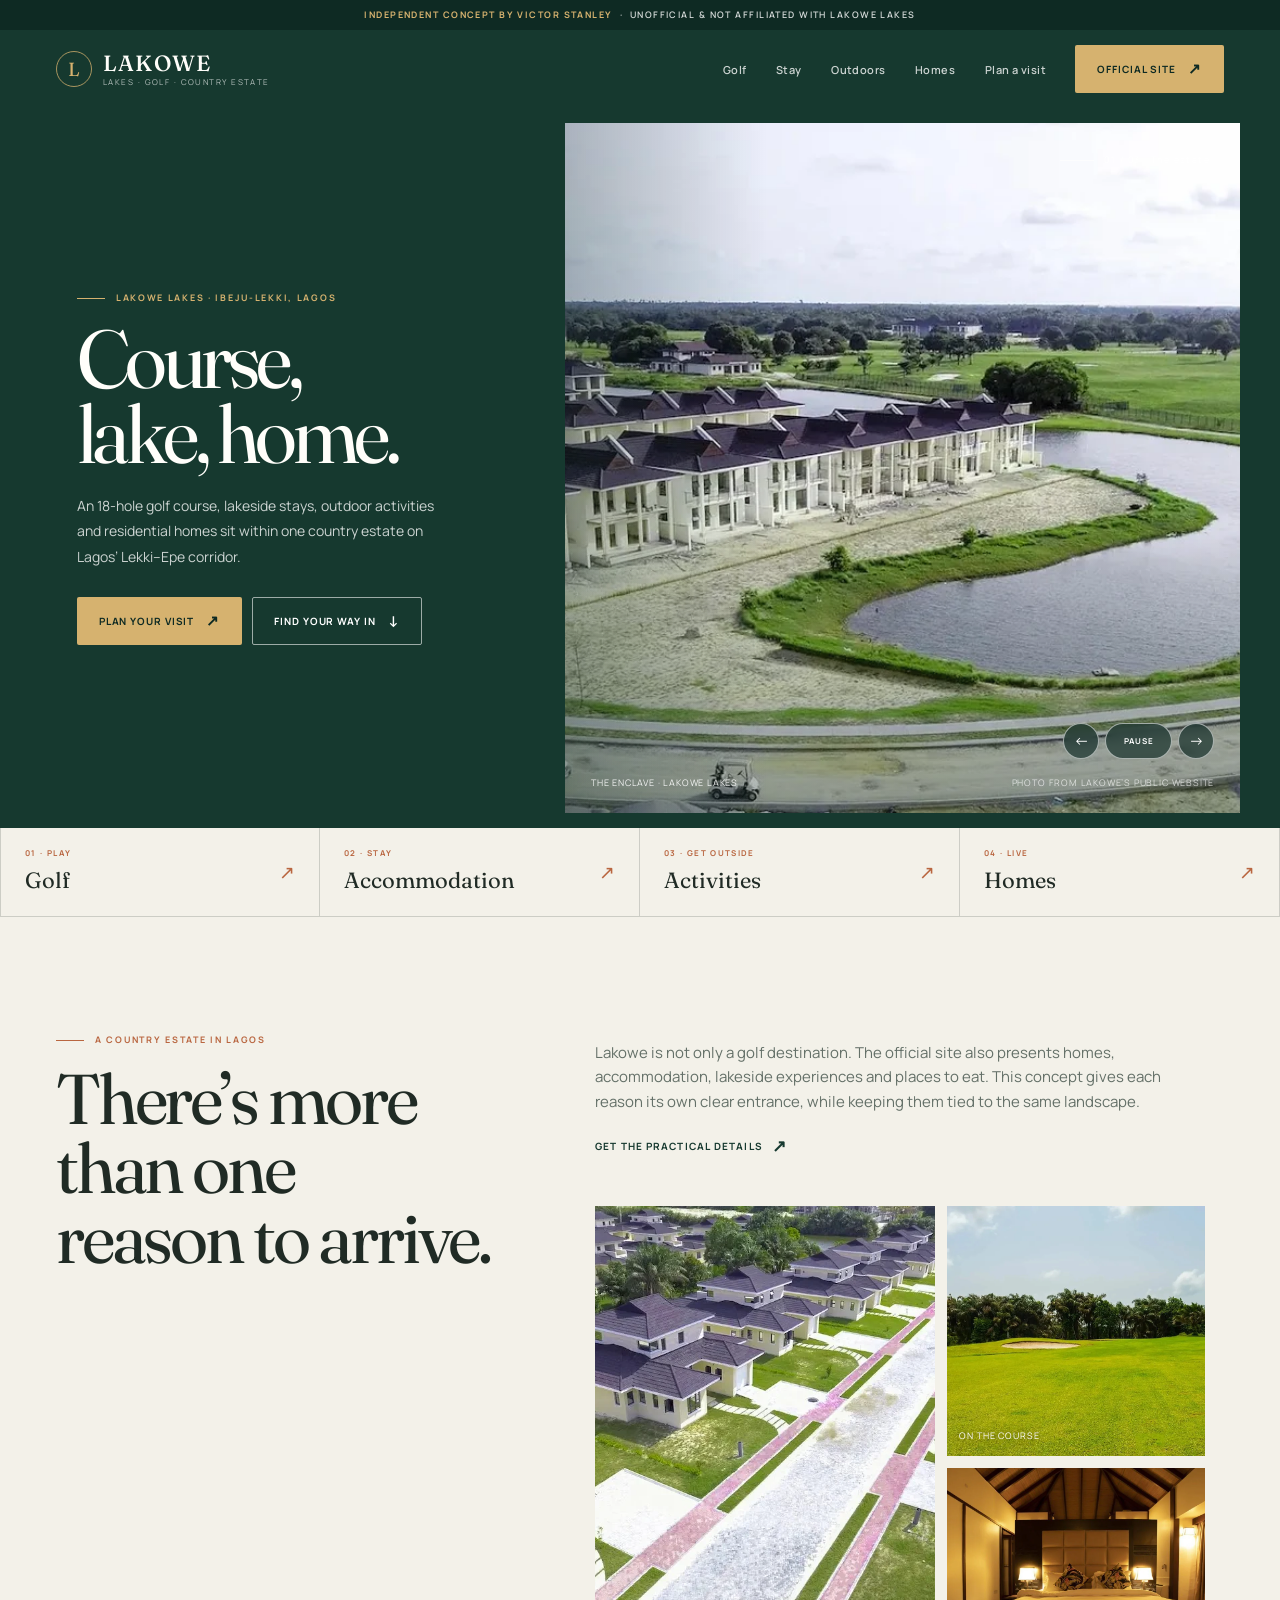
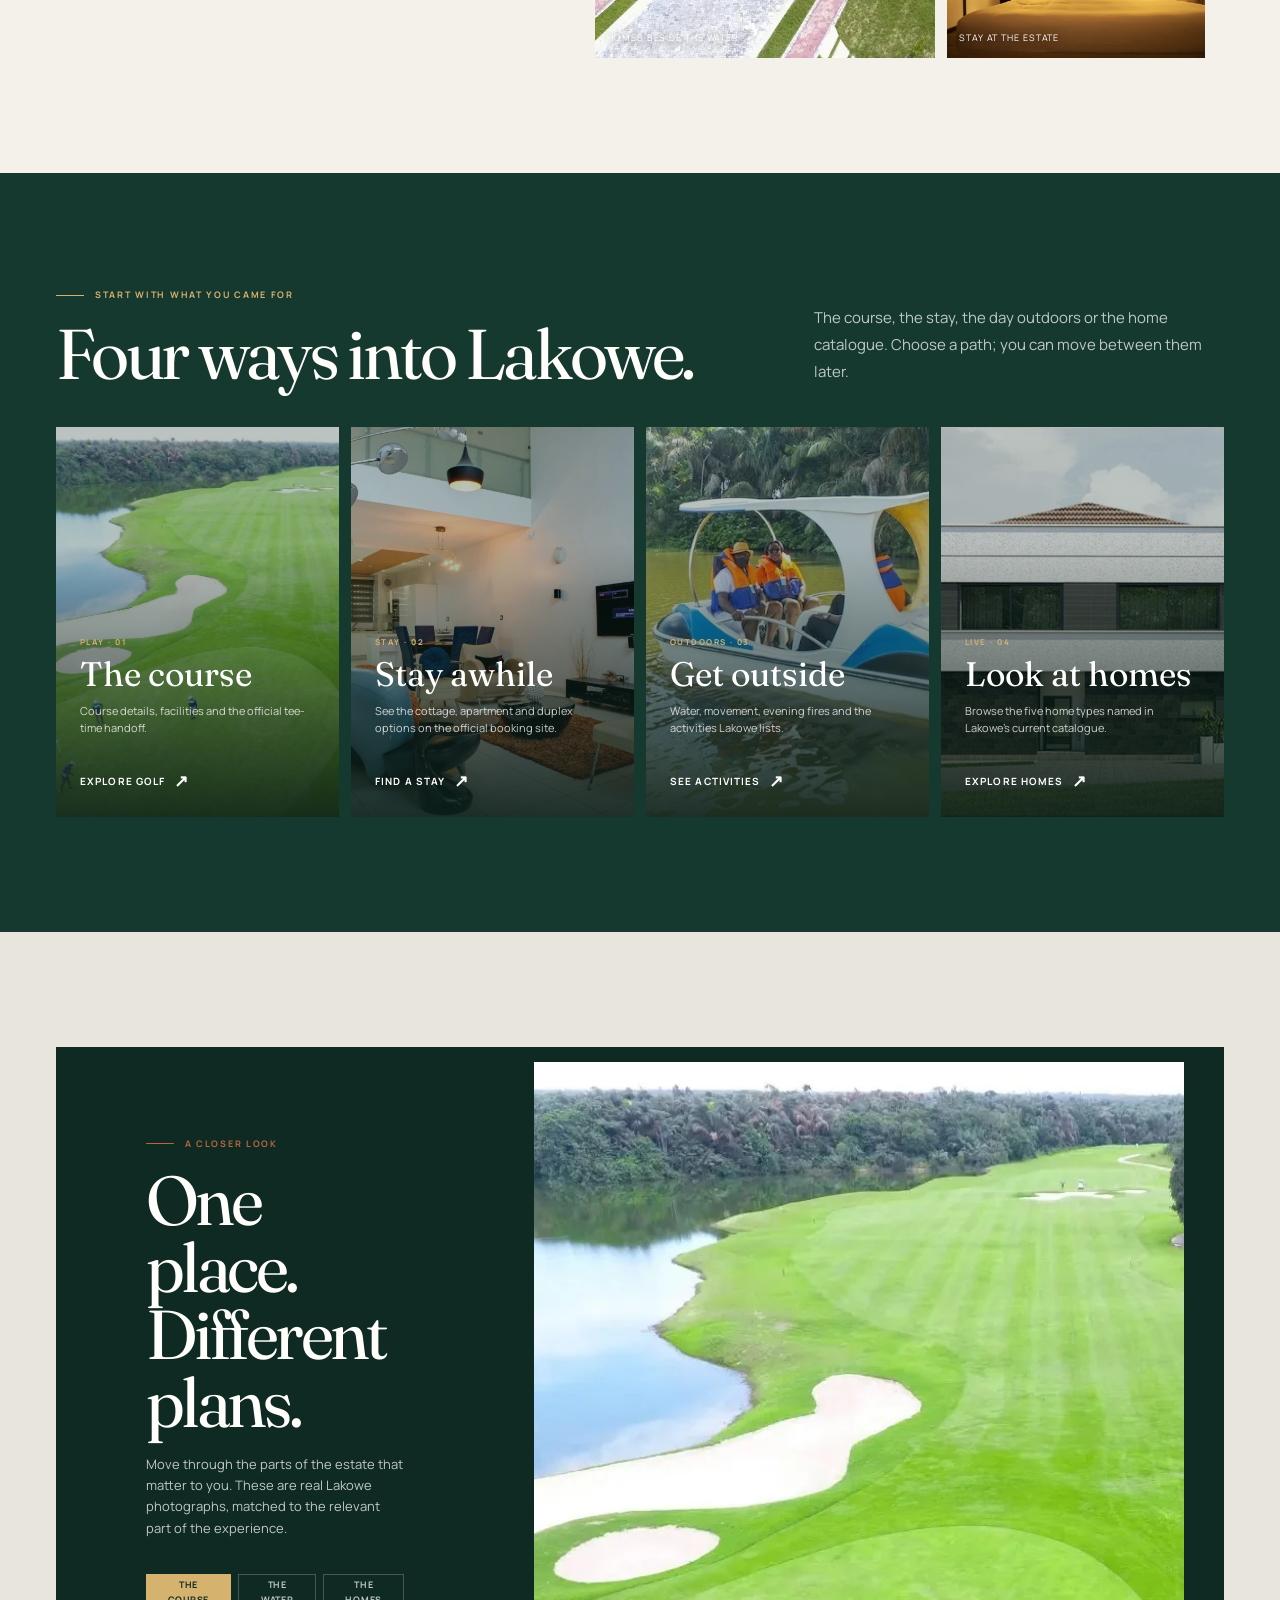
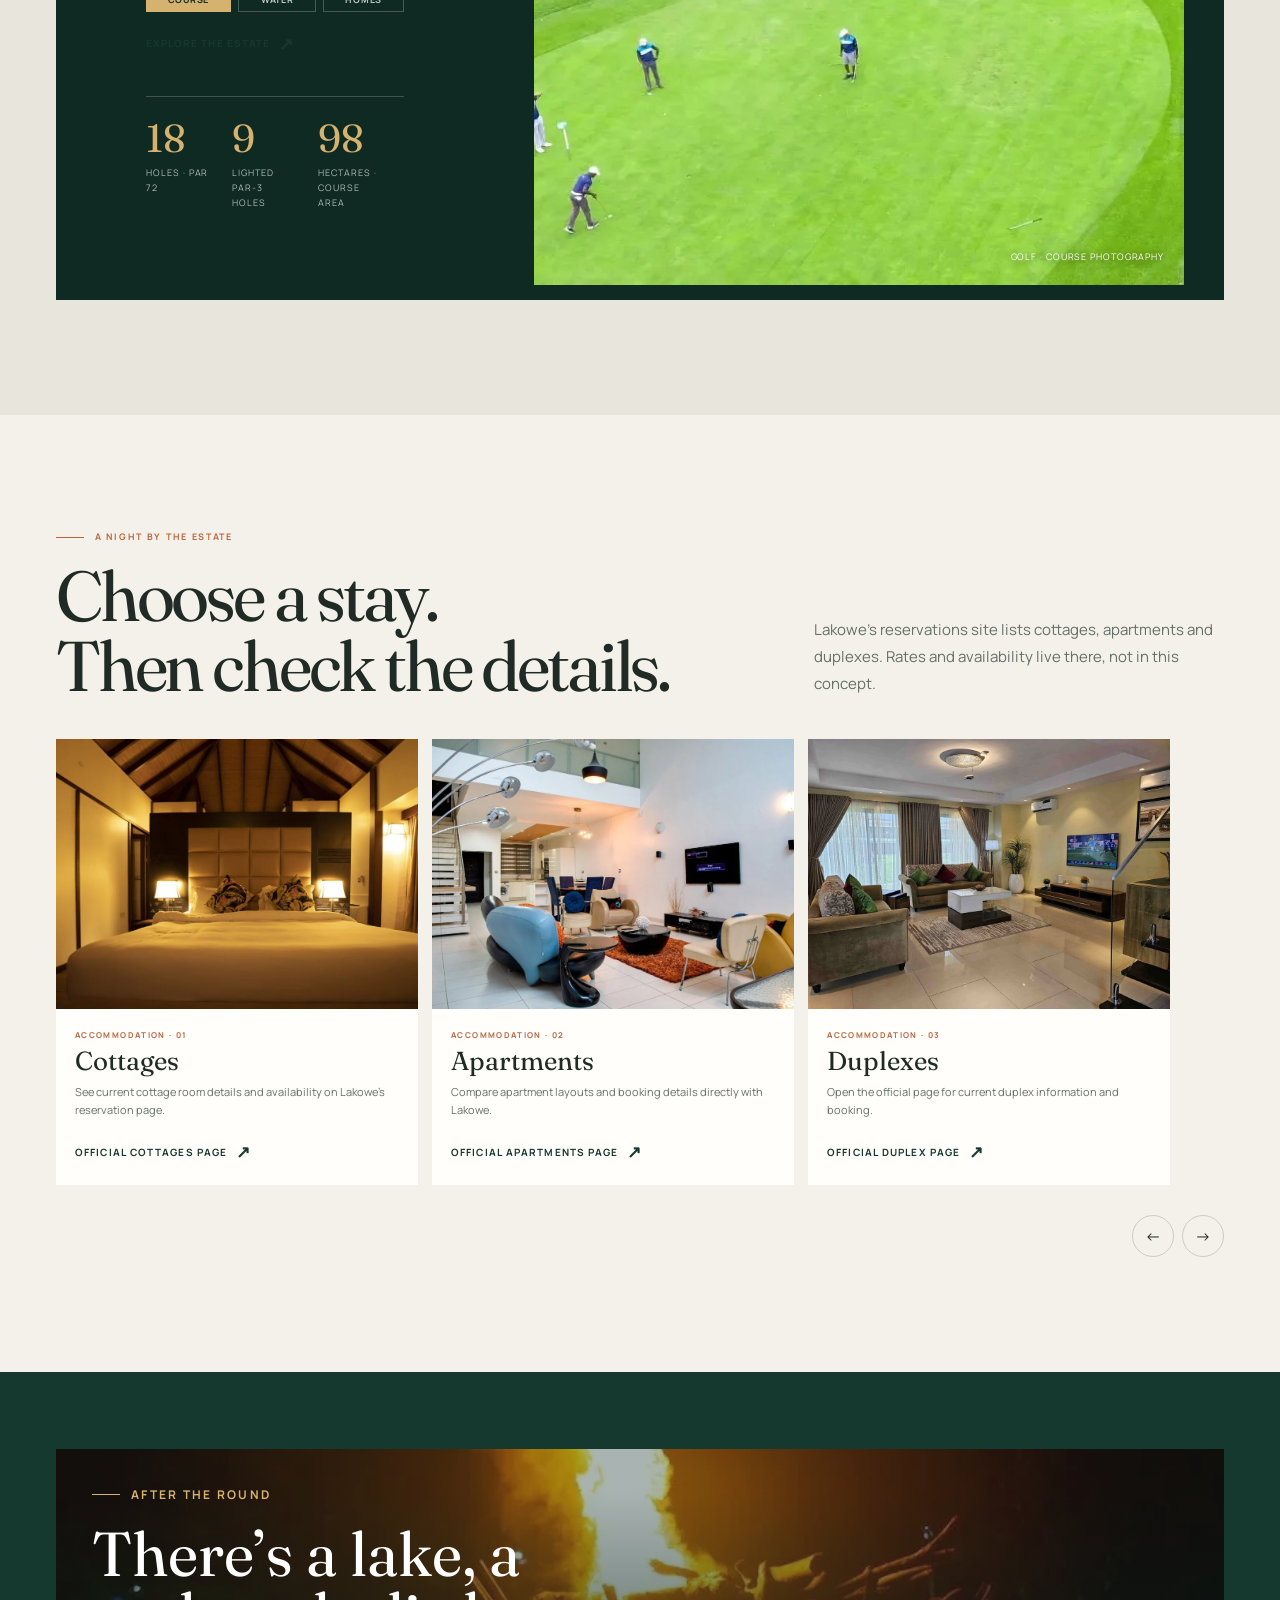
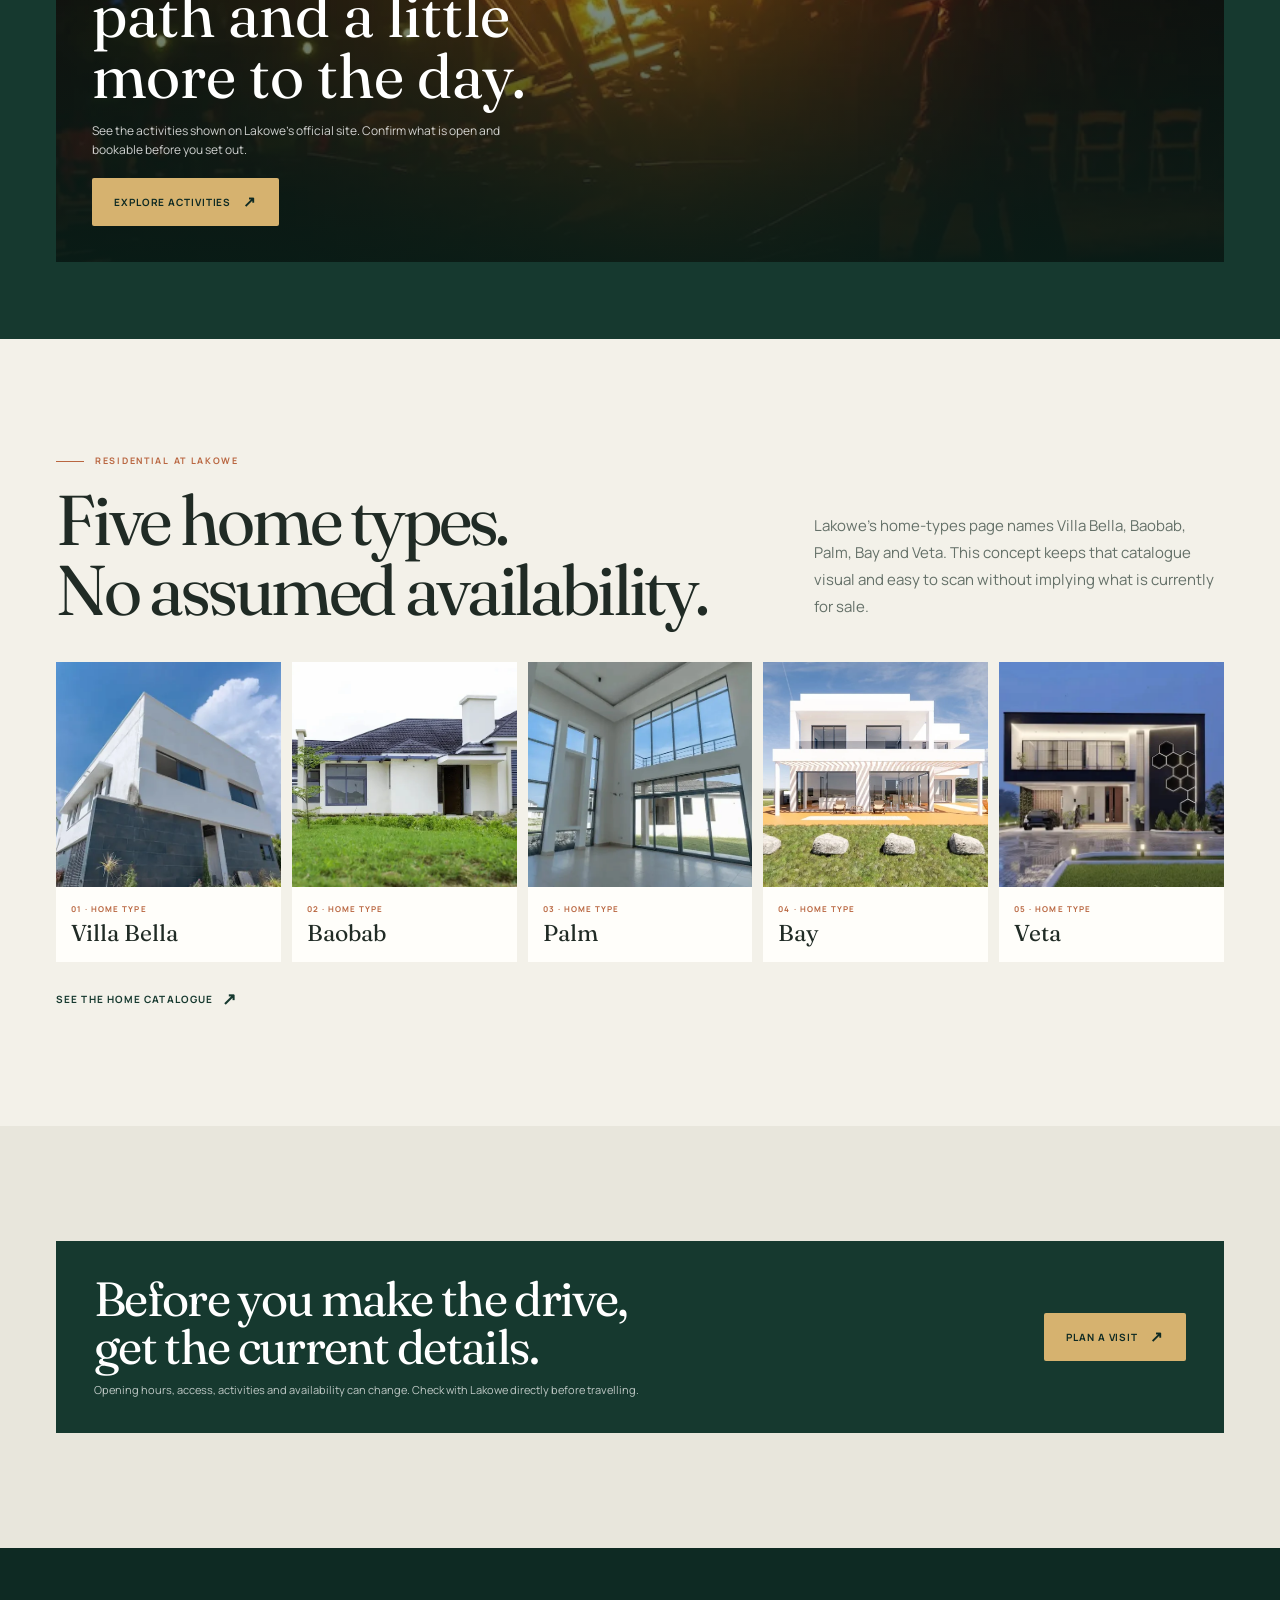
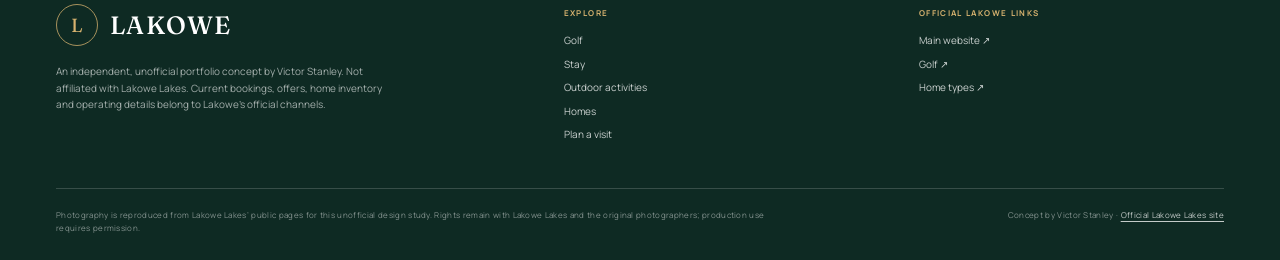
<file: site/index.html>
<!doctype html>
<html lang="en">
<head>
  <meta charset="utf-8">
  <meta name="viewport" content="width=device-width, initial-scale=1">
  <meta name="theme-color" content="#16392f">
  <meta name="robots" content="noindex,nofollow">
  <meta name="description" content="An independent, unofficial Lakowe Lakes concept showing the estate through golf, stays, outdoor activities and homes.">
  <title>Lakowe Lakes — Course, lake, home</title>
  <link rel="icon" type="image/svg+xml" href="/favicon.svg">
  <link rel="preconnect" href="https://fonts.googleapis.com">
  <link rel="preconnect" href="https://fonts.gstatic.com" crossorigin>
  <link rel="stylesheet" href="assets/site.css">
  <script src="assets/site.js" defer></script>
</head>
<body>
  <a class="skip-link" href="#main">Skip to content</a>
  <div class="concept-strip"><strong>Independent concept by Victor Stanley</strong>&nbsp; · &nbsp;Unofficial &amp; not affiliated with Lakowe Lakes</div>
  <header class="site-header" data-site-header>
    <div class="nav-shell">
      <a class="brand" href="./" aria-label="Lakowe Lakes concept homepage">
        <span class="brand-mark" aria-hidden="true">L</span>
        <span class="brand-type"><strong>LAKOWE</strong><small>Lakes · Golf · Country Estate</small></span>
      </a>
      <button class="nav-toggle" type="button" data-menu-toggle aria-controls="primary-navigation" aria-expanded="false" aria-label="Open navigation"><span></span><span></span></button>
      <nav class="primary-nav" id="primary-navigation" data-primary-nav aria-label="Main navigation">
        <a href="golf/">Golf</a>
        <a href="stays/">Stay</a>
        <a href="activities/">Outdoors</a>
        <a href="homes/">Homes</a>
        <a href="visit/">Plan a visit</a>
        <a class="button" href="https://lakowelakes.com/" target="_blank" rel="noopener noreferrer" aria-label="Open the official Lakowe Lakes website in a new tab">Official site <span class="arrow" aria-hidden="true">↗</span></a>
      </nav>
    </div>
  </header>

  <main id="main">
    <section class="home-hero" aria-labelledby="home-title">
      <div class="home-hero__copy">
        <p class="kicker">Lakowe Lakes · Ibeju-Lekki, Lagos</p>
        <h1 id="home-title">Course,<br>lake, home.</h1>
        <p>An 18-hole golf course, lakeside stays, outdoor activities and residential homes sit within one country estate on Lagos’ Lekki–Epe corridor.</p>
        <div class="hero-actions">
          <a class="button" href="visit/">Plan your visit <span class="arrow" aria-hidden="true">↗</span></a>
          <a class="button button--outline" href="#ways-in">Find your way in <span class="arrow" aria-hidden="true">↓</span></a>
        </div>
      </div>
      <figure class="home-hero__media" data-hero-gallery aria-roledescription="carousel" aria-label="Scenes from Lakowe Lakes">
        <div class="hero-slides">
          <div class="hero-slide is-active" data-hero-slide data-hero-name="The estate" data-hero-caption="The Enclave · Lakowe Lakes" role="group" aria-roledescription="slide" aria-label="1 of 3: The estate">
            <img src="assets/hero-estate.webp" alt="Aerial view of The Enclave and a section of the golf course at Lakowe Lakes" fetchpriority="high" decoding="async">
          </div>
          <div class="hero-slide" data-hero-slide data-hero-name="The course" data-hero-caption="Golf course · Lakowe Lakes" role="group" aria-roledescription="slide" aria-label="2 of 3: The course" aria-hidden="true">
            <img src="assets/golf-course.webp" alt="Aerial view of Lakowe Lakes’ golf course beside the lake" loading="lazy" decoding="async">
          </div>
          <div class="hero-slide" data-hero-slide data-hero-name="The homes" data-hero-caption="Residential · Lakowe Lakes" role="group" aria-roledescription="slide" aria-label="3 of 3: The homes" aria-hidden="true">
            <img src="assets/homes-water.webp" alt="Aerial view of homes and a water feature in Lakowe Lakes’ residential estate" loading="lazy" decoding="async">
          </div>
        </div>
        <span class="hero-index" data-hero-current aria-hidden="true">01 / 03 · The estate</span>
        <div class="hero-controls" aria-label="Hero image controls">
          <button type="button" data-hero-prev aria-label="Show previous Lakowe scene">←</button>
          <button class="hero-toggle" type="button" data-hero-toggle aria-label="Pause image rotation">Pause</button>
          <button type="button" data-hero-next aria-label="Show next Lakowe scene">→</button>
        </div>
        <figcaption class="image-caption" data-hero-caption-text><span>The Enclave · Lakowe Lakes</span><span>Photo from Lakowe’s public website</span></figcaption>
      </figure>
    </section>

    <nav class="intent-band" id="ways-in" aria-label="Explore Lakowe by interest">
      <a href="golf/"><span><small>01 · Play</small><strong>Golf</strong></span><span class="arrow" aria-hidden="true">↗</span></a>
      <a href="stays/"><span><small>02 · Stay</small><strong>Accommodation</strong></span><span class="arrow" aria-hidden="true">↗</span></a>
      <a href="activities/"><span><small>03 · Get outside</small><strong>Activities</strong></span><span class="arrow" aria-hidden="true">↗</span></a>
      <a href="homes/"><span><small>04 · Live</small><strong>Homes</strong></span><span class="arrow" aria-hidden="true">↗</span></a>
    </nav>

    <section class="section" aria-labelledby="place-title">
      <div class="page-width intro-grid">
        <div data-reveal>
          <p class="kicker">A country estate in Lagos</p>
          <h2 class="section-title" id="place-title">There’s more than one reason to arrive.</h2>
        </div>
        <div class="intro-grid__copy" data-reveal>
          <p>Lakowe is not only a golf destination. The official site also presents homes, accommodation, lakeside experiences and places to eat. This concept gives each reason its own clear entrance, while keeping them tied to the same landscape.</p>
          <a class="text-link" href="visit/">Get the practical details <span class="arrow" aria-hidden="true">↗</span></a>
          <div class="place-mosaic" aria-label="Scenes from Lakowe Lakes">
            <figure><img src="assets/homes-water.webp" alt="Aerial view of residential homes beside a water feature at Lakowe Lakes" loading="lazy" decoding="async"><figcaption>Homes beside the water</figcaption></figure>
            <figure><img src="assets/golf-green.webp" alt="A landscaped golf green framed by trees at Lakowe Lakes" loading="lazy" decoding="async"><figcaption>On the course</figcaption></figure>
            <figure><img src="assets/cottage.webp" alt="Bedroom inside a Lakowe Lakes cottage with a timber ceiling" loading="lazy" decoding="async"><figcaption>Stay at the estate</figcaption></figure>
          </div>
        </div>
      </div>
    </section>

    <section class="section section--dark" aria-labelledby="routes-title">
      <div class="page-width">
        <div class="section-head" data-reveal>
          <div><p class="kicker">Start with what you came for</p><h2 class="section-title" id="routes-title">Four ways into Lakowe.</h2></div>
          <p class="lede">The course, the stay, the day outdoors or the home catalogue. Choose a path; you can move between them later.</p>
        </div>
        <div class="route-grid" data-reveal>
          <a class="route-card" href="golf/"><img src="assets/golf-course.webp" alt="Aerial view of Lakowe Lakes’ golf course and water" loading="lazy" decoding="async"><div class="route-card__body"><small>Play · 01</small><h3>The course</h3><p>Course details, facilities and the official tee-time handoff.</p><span class="text-link">Explore golf <span class="arrow" aria-hidden="true">↗</span></span></div></a>
          <a class="route-card" href="stays/"><img src="assets/apartment.webp" alt="Living area inside an apartment at Lakowe Lakes" loading="lazy" decoding="async"><div class="route-card__body"><small>Stay · 02</small><h3>Stay awhile</h3><p>See the cottage, apartment and duplex options on the official booking site.</p><span class="text-link">Find a stay <span class="arrow" aria-hidden="true">↗</span></span></div></a>
          <a class="route-card" href="activities/"><img src="assets/kayaking.webp" alt="Visitors on a covered pedal boat on the lake at Lakowe Lakes" loading="lazy" decoding="async"><div class="route-card__body"><small>Outdoors · 03</small><h3>Get outside</h3><p>Water, movement, evening fires and the activities Lakowe lists.</p><span class="text-link">See activities <span class="arrow" aria-hidden="true">↗</span></span></div></a>
          <a class="route-card" href="homes/"><img src="assets/villa-bella-front.webp" alt="A modern two-storey home from Lakowe Lakes’ Villa Bella catalogue" loading="lazy" decoding="async"><div class="route-card__body"><small>Live · 04</small><h3>Look at homes</h3><p>Browse the five home types named in Lakowe’s current catalogue.</p><span class="text-link">Explore homes <span class="arrow" aria-hidden="true">↗</span></span></div></a>
        </div>
      </div>
    </section>

    <section class="section section--soft" aria-labelledby="chapters-title">
      <div class="page-width story-stage" data-reveal>
        <div class="story-stage__copy">
          <p class="kicker">A closer look</p>
          <h2 id="chapters-title">One place.<br>Different plans.</h2>
          <p>Move through the parts of the estate that matter to you. These are real Lakowe photographs, matched to the relevant part of the experience.</p>
          <div class="story-tabs" role="tablist" aria-label="Explore scenes at Lakowe" data-story-tabs>
            <button type="button" role="tab" id="tab-course" aria-controls="panel-course" aria-selected="true" data-story-tab="course">The course</button>
            <button type="button" role="tab" id="tab-water" aria-controls="panel-water" aria-selected="false" tabindex="-1" data-story-tab="water">The water</button>
            <button type="button" role="tab" id="tab-homes" aria-controls="panel-homes" aria-selected="false" tabindex="-1" data-story-tab="homes">The homes</button>
          </div>
          <a class="text-link" href="golf/">Explore the estate <span class="arrow" aria-hidden="true">↗</span></a>
          <div class="fact-row" aria-label="Course details listed by Lakowe Lakes">
            <div class="fact"><strong>18</strong><span>holes · par 72</span></div>
            <div class="fact"><strong>9</strong><span>lighted par-3 holes</span></div>
            <div class="fact"><strong>98</strong><span>hectares · course area</span></div>
          </div>
        </div>
        <div class="story-stage__media">
          <figure class="story-panel is-active" id="panel-course" role="tabpanel" aria-labelledby="tab-course" data-story-panel="course"><img src="assets/golf-course.webp" alt="Aerial view of Lakowe Lakes’ golf course beside the lake" loading="lazy" decoding="async"><figcaption>Golf · course photography</figcaption></figure>
          <figure class="story-panel" id="panel-water" role="tabpanel" aria-labelledby="tab-water" data-story-panel="water" hidden><img src="assets/fishing.webp" alt="Visitors fishing from a wooded lakeside deck at Lakowe Lakes" loading="lazy" decoding="async"><figcaption>Water · activity photography</figcaption></figure>
          <figure class="story-panel" id="panel-homes" role="tabpanel" aria-labelledby="tab-homes" data-story-panel="homes" hidden><img src="assets/baobab.webp" alt="Exterior of the Baobab home type shown in Lakowe Lakes’ catalogue" loading="lazy" decoding="async"><figcaption>Homes · property photography</figcaption></figure>
        </div>
      </div>
    </section>

    <section class="section" aria-labelledby="stay-title">
      <div class="page-width">
        <div class="section-head" data-reveal>
          <div><p class="kicker">A night by the estate</p><h2 class="section-title" id="stay-title">Choose a stay.<br>Then check the details.</h2></div>
          <p class="lede">Lakowe’s reservations site lists cottages, apartments and duplexes. Rates and availability live there, not in this concept.</p>
        </div>
        <div class="photo-rail-wrap" data-reveal>
          <div class="photo-rail" id="stay-rail" aria-label="Lakowe Lakes accommodation options">
            <article class="rail-card"><div class="rail-card__image"><img src="assets/cottage.webp" alt="Bedroom in a Lakowe Lakes cottage" loading="lazy" decoding="async"></div><div class="rail-card__copy"><small>Accommodation · 01</small><h3>Cottages</h3><p>See current cottage room details and availability on Lakowe’s reservation page.</p><a class="text-link" href="https://reservations.lakowelakes.com/cottages/" target="_blank" rel="noopener noreferrer">Official cottages page <span class="arrow" aria-hidden="true">↗</span></a></div></article>
            <article class="rail-card"><div class="rail-card__image"><img src="assets/apartment.webp" alt="Living room inside an apartment at Lakowe Lakes" loading="lazy" decoding="async"></div><div class="rail-card__copy"><small>Accommodation · 02</small><h3>Apartments</h3><p>Compare apartment layouts and booking details directly with Lakowe.</p><a class="text-link" href="https://reservations.lakowelakes.com/apartments/" target="_blank" rel="noopener noreferrer">Official apartments page <span class="arrow" aria-hidden="true">↗</span></a></div></article>
            <article class="rail-card"><div class="rail-card__image"><img src="assets/duplex.webp" alt="Lounge inside a Lakowe Lakes duplex" loading="lazy" decoding="async"></div><div class="rail-card__copy"><small>Accommodation · 03</small><h3>Duplexes</h3><p>Open the official page for current duplex information and booking.</p><a class="text-link" href="https://reservations.lakowelakes.com/duplex/" target="_blank" rel="noopener noreferrer">Official duplex page <span class="arrow" aria-hidden="true">↗</span></a></div></article>
          </div>
          <div class="rail-controls" aria-label="Accommodation gallery controls"><button type="button" data-rail-control="prev" data-rail-target="stay-rail" aria-label="Previous accommodation option">←</button><button type="button" data-rail-control="next" data-rail-target="stay-rail" aria-label="Next accommodation option">→</button></div>
        </div>
      </div>
    </section>

    <section class="section section--tight section--dark" aria-labelledby="activities-title">
      <div class="page-width">
        <a class="banner-link" href="activities/" aria-labelledby="activities-title">
          <img src="assets/bonfire.webp" alt="A bonfire burning outdoors at Lakowe Lakes" loading="lazy" decoding="async">
          <div class="banner-link__body"><p class="kicker">After the round</p><h2 id="activities-title">There’s a lake, a path and a little more to the day.</h2><p>See the activities shown on Lakowe’s official site. Confirm what is open and bookable before you set out.</p><span class="button">Explore activities <span class="arrow" aria-hidden="true">↗</span></span></div>
        </a>
      </div>
    </section>

    <section class="section" aria-labelledby="homes-title">
      <div class="page-width">
        <div class="section-head" data-reveal>
          <div><p class="kicker">Residential at Lakowe</p><h2 class="section-title" id="homes-title">Five home types.<br>No assumed availability.</h2></div>
          <p class="lede">Lakowe’s home-types page names Villa Bella, Baobab, Palm, Bay and Veta. This concept keeps that catalogue visual and easy to scan without implying what is currently for sale.</p>
        </div>
        <div class="home-types" data-reveal>
          <article class="home-type"><div class="home-type__image"><img src="assets/villa-bella.webp" alt="Exterior of the Villa Bella home type at Lakowe Lakes" loading="lazy" decoding="async"></div><div class="home-type__copy"><small>01 · Home type</small><h3>Villa Bella</h3></div></article>
          <article class="home-type"><div class="home-type__image"><img src="assets/baobab.webp" alt="Exterior of the Baobab home type at Lakowe Lakes" loading="lazy" decoding="async"></div><div class="home-type__copy"><small>02 · Home type</small><h3>Baobab</h3></div></article>
          <article class="home-type"><div class="home-type__image"><img src="assets/palm-interior.webp" alt="Interior of the Palm home type with full-height windows" loading="lazy" decoding="async"></div><div class="home-type__copy"><small>03 · Home type</small><h3>Palm</h3></div></article>
          <article class="home-type"><div class="home-type__image"><img src="assets/bay.webp" alt="Modern two-storey Bay home model shown in Lakowe Lakes’ catalogue" loading="lazy" decoding="async"></div><div class="home-type__copy"><small>04 · Home type</small><h3>Bay</h3></div></article>
          <article class="home-type"><div class="home-type__image"><img src="assets/veta.webp" alt="Veta home model with a dark modern facade, shown in Lakowe Lakes’ catalogue" loading="lazy" decoding="async"></div><div class="home-type__copy"><small>05 · Home type</small><h3>Veta</h3></div></article>
        </div>
        <div style="margin-top:24px" data-reveal><a class="text-link" href="homes/">See the home catalogue <span class="arrow" aria-hidden="true">↗</span></a></div>
      </div>
    </section>

    <section class="section section--soft" aria-labelledby="visit-title">
      <div class="page-width cta-panel" data-reveal>
        <div><h2 id="visit-title">Before you make the drive, get the current details.</h2><p>Opening hours, access, activities and availability can change. Check with Lakowe directly before travelling.</p></div>
        <a class="button" href="visit/">Plan a visit <span class="arrow" aria-hidden="true">↗</span></a>
      </div>
    </section>
  </main>

  <footer class="footer">
    <div class="page-width">
      <div class="footer-main">
        <div><a class="footer-brand" href="./"><span class="brand-mark" aria-hidden="true">L</span><strong>LAKOWE</strong></a><p>An independent, unofficial portfolio concept by Victor Stanley. Not affiliated with Lakowe Lakes. Current bookings, offers, home inventory and operating details belong to Lakowe’s official channels.</p></div>
        <div class="footer-column"><h2>Explore</h2><a href="golf/">Golf</a><a href="stays/">Stay</a><a href="activities/">Outdoor activities</a><a href="homes/">Homes</a><a href="visit/">Plan a visit</a></div>
        <div class="footer-column"><h2>Official Lakowe links</h2><a href="https://lakowelakes.com/" target="_blank" rel="noopener noreferrer">Main website ↗</a><a href="https://lakowelakes.com/golf/" target="_blank" rel="noopener noreferrer">Golf ↗</a><a href="https://lakowelakes.com/home-types/" target="_blank" rel="noopener noreferrer">Home types ↗</a></div>
      </div>
      <div class="footer-bottom"><p>Photography is reproduced from Lakowe Lakes’ public pages for this unofficial design study. Rights remain with Lakowe Lakes and the original photographers; production use requires permission.</p><p>Concept by Victor Stanley · <a href="https://lakowelakes.com/" target="_blank" rel="noopener noreferrer">Official Lakowe Lakes site</a></p></div>
    </div>
  </footer>
  <dialog class="lightbox" data-lightbox-dialog aria-label="Expanded photograph"><button class="lightbox__close" type="button" data-lightbox-close aria-label="Close photograph">×</button><img alt=""><p data-lightbox-caption></p></dialog>
</body>
</html>
</file>
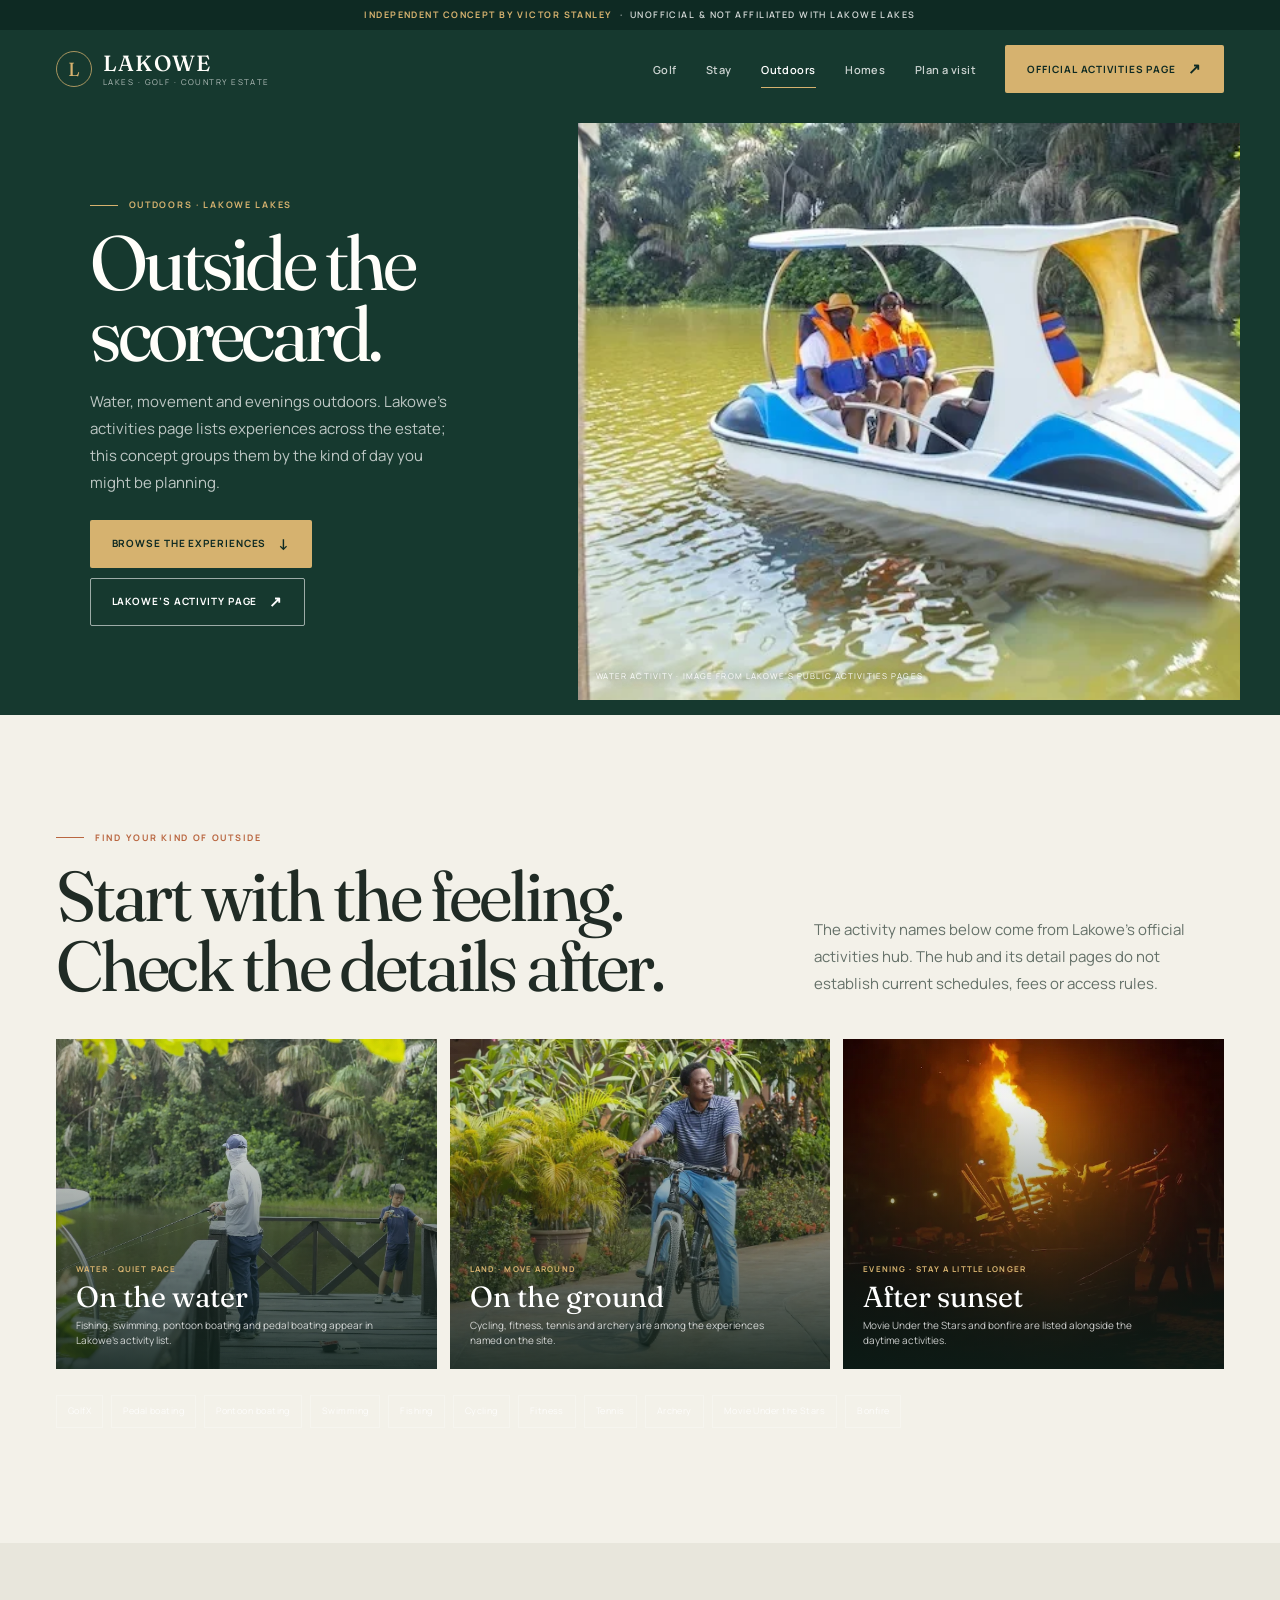
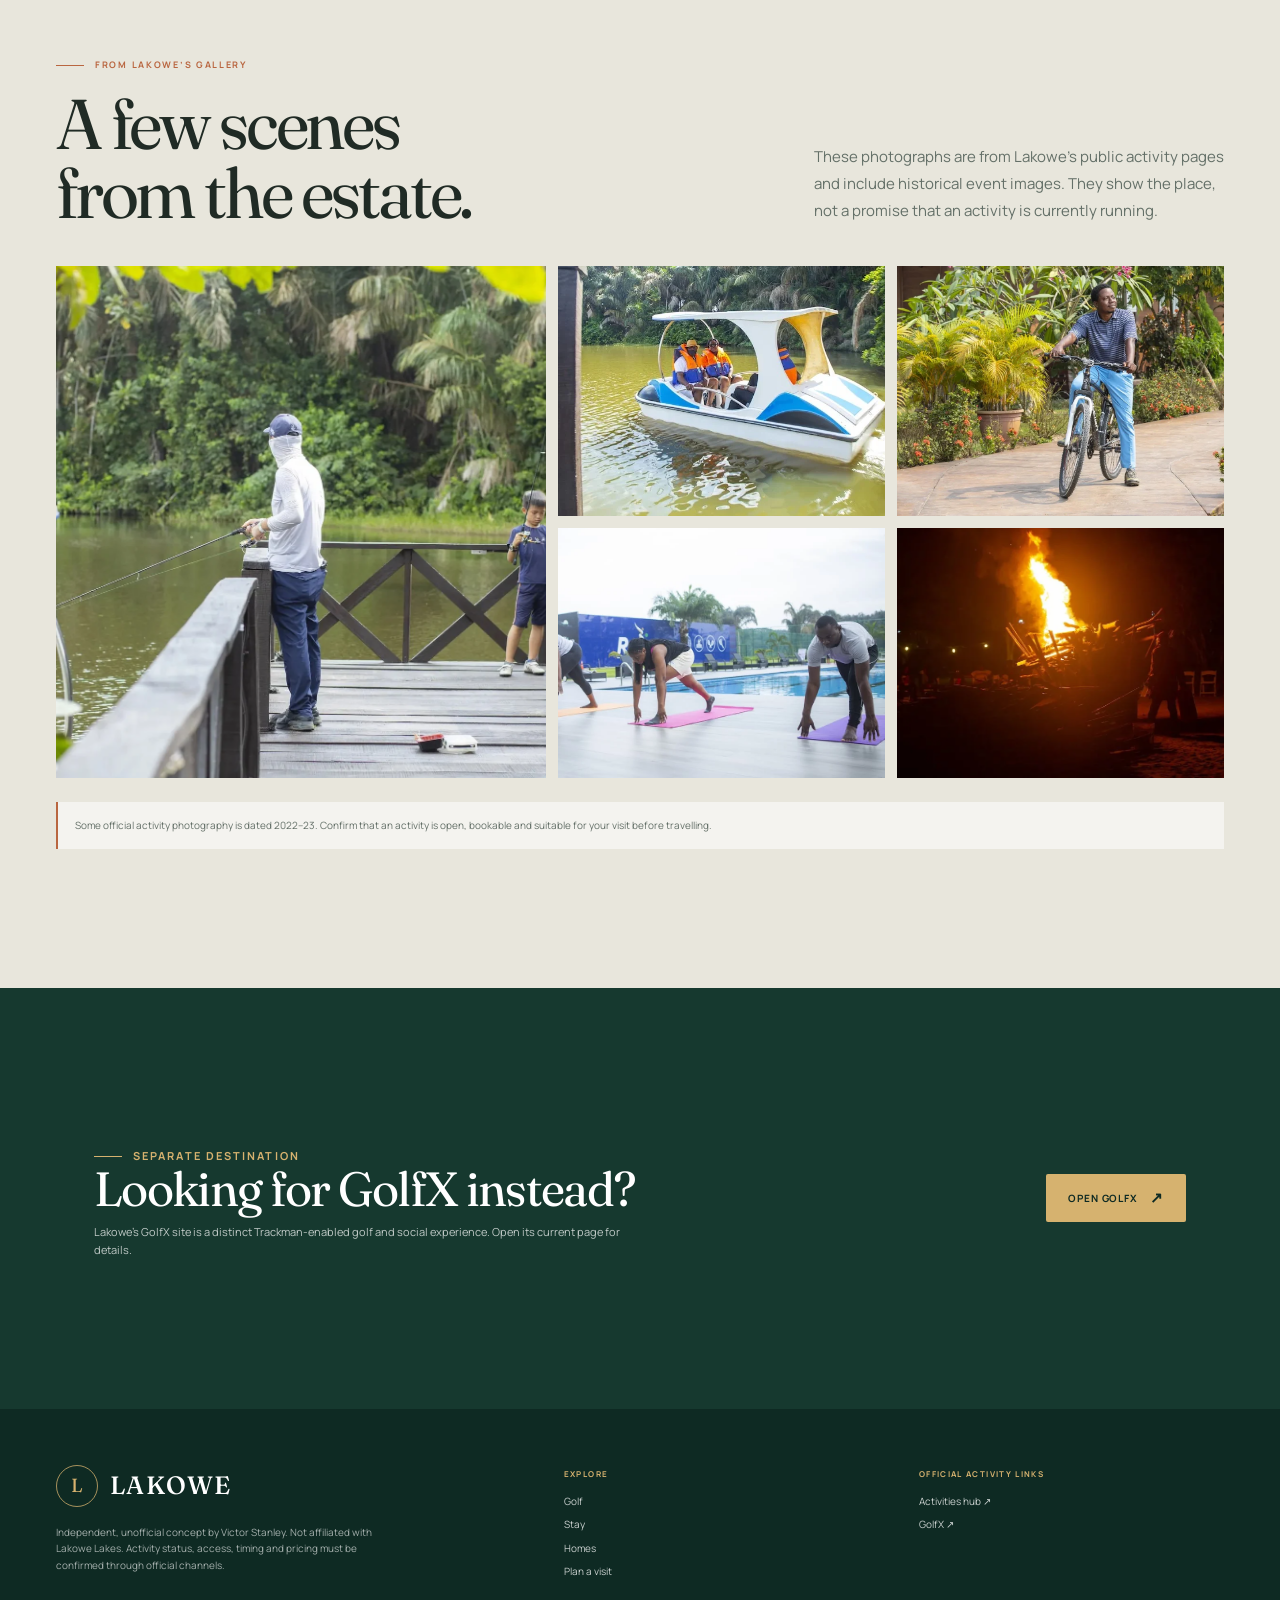
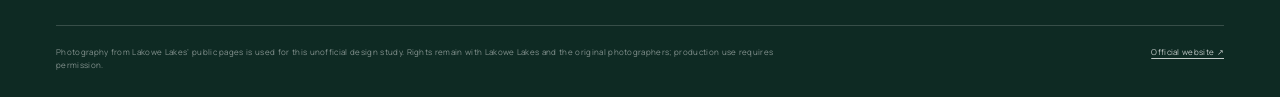
<file: site/activities/index.html>
<!doctype html>
<html lang="en">
<head>
  <meta charset="utf-8"><meta name="viewport" content="width=device-width, initial-scale=1"><meta name="theme-color" content="#16392f"><meta name="robots" content="noindex,nofollow">
  <meta name="description" content="An independent Lakowe Lakes concept organizing the activities listed by the estate into clear outdoor, water and evening experiences.">
  <title>Outdoor activities at Lakowe Lakes — Water, movement and evenings</title>
  <link rel="icon" type="image/svg+xml" href="/favicon.svg">
  <link rel="preconnect" href="https://fonts.googleapis.com"><link rel="preconnect" href="https://fonts.gstatic.com" crossorigin><link rel="stylesheet" href="../assets/site.css"><script src="../assets/site.js" defer></script>
</head>
<body>
  <a class="skip-link" href="#main">Skip to content</a>
  <div class="concept-strip"><strong>Independent concept by Victor Stanley</strong>&nbsp; · &nbsp;Unofficial &amp; not affiliated with Lakowe Lakes</div>
  <header class="site-header" data-site-header><div class="nav-shell">
    <a class="brand" href="../" aria-label="Lakowe Lakes concept homepage"><span class="brand-mark" aria-hidden="true">L</span><span class="brand-type"><strong>LAKOWE</strong><small>Lakes · Golf · Country Estate</small></span></a>
    <button class="nav-toggle" type="button" data-menu-toggle aria-controls="primary-navigation" aria-expanded="false" aria-label="Open navigation"><span></span><span></span></button>
    <nav class="primary-nav" id="primary-navigation" data-primary-nav aria-label="Main navigation"><a href="../golf/">Golf</a><a href="../stays/">Stay</a><a href="./" aria-current="page">Outdoors</a><a href="../homes/">Homes</a><a href="../visit/">Plan a visit</a><a class="button" href="https://lakowelakes.com/activities/" target="_blank" rel="noopener noreferrer">Official activities page <span class="arrow" aria-hidden="true">↗</span></a></nav>
  </div></header>
  <main id="main">
    <section class="subhero subhero--dark" aria-labelledby="activities-title">
      <div class="subhero__copy"><p class="kicker">Outdoors · Lakowe Lakes</p><h1 id="activities-title">Outside the scorecard.</h1><p class="lede">Water, movement and evenings outdoors. Lakowe’s activities page lists experiences across the estate; this concept groups them by the kind of day you might be planning.</p><div class="hero-actions"><a class="button" href="#activity-types">Browse the experiences <span class="arrow" aria-hidden="true">↓</span></a><a class="button button--outline" href="https://lakowelakes.com/activities/" target="_blank" rel="noopener noreferrer">Lakowe’s activity page <span class="arrow" aria-hidden="true">↗</span></a></div></div>
      <figure class="subhero__media"><img src="../assets/kayaking.webp" alt="Visitors travelling together in a covered pedal boat on a Lakowe Lakes waterway" fetchpriority="high" decoding="async"><figcaption>Water activity · image from Lakowe’s public activities pages</figcaption></figure>
    </section>

    <section class="section" id="activity-types" aria-labelledby="types-title">
      <div class="page-width"><div class="section-head" data-reveal><div><p class="kicker">Find your kind of outside</p><h2 class="section-title" id="types-title">Start with the feeling.<br>Check the details after.</h2></div><p class="lede">The activity names below come from Lakowe’s official activities hub. The hub and its detail pages do not establish current schedules, fees or access rules.</p></div>
        <div class="activity-grid" data-reveal>
          <article class="activity-card"><img src="../assets/fishing.webp" alt="A visitor fishing from a lakeside deck at Lakowe Lakes" loading="lazy" decoding="async"><div class="activity-card__copy"><small>Water · Quiet pace</small><h3>On the water</h3><p>Fishing, swimming, pontoon boating and pedal boating appear in Lakowe’s activity list.</p></div></article>
          <article class="activity-card"><img src="../assets/cycling.webp" alt="Two people cycling on a landscaped path at Lakowe Lakes" loading="lazy" decoding="async"><div class="activity-card__copy"><small>Land · Move around</small><h3>On the ground</h3><p>Cycling, fitness, tennis and archery are among the experiences named on the site.</p></div></article>
          <article class="activity-card"><img src="../assets/bonfire.webp" alt="An evening bonfire at Lakowe Lakes" loading="lazy" decoding="async"><div class="activity-card__copy"><small>Evening · Stay a little longer</small><h3>After sunset</h3><p>Movie Under the Stars and bonfire are listed alongside the daytime activities.</p></div></article>
        </div>
        <ul class="activity-list" aria-label="Other experiences named by Lakowe Lakes"><li>GolfX</li><li>Pedal boating</li><li>Pontoon boating</li><li>Swimming</li><li>Fishing</li><li>Cycling</li><li>Fitness</li><li>Tennis</li><li>Archery</li><li>Movie Under the Stars</li><li>Bonfire</li></ul>
      </div>
    </section>

    <section class="section section--soft" aria-labelledby="photo-title">
      <div class="page-width"><div class="section-head" data-reveal><div><p class="kicker">From Lakowe’s gallery</p><h2 class="section-title" id="photo-title">A few scenes from the estate.</h2></div><p class="lede">These photographs are from Lakowe’s public activity pages and include historical event images. They show the place, not a promise that an activity is currently running.</p></div>
        <div class="gallery-grid" data-reveal aria-label="Lakowe Lakes outdoor activity photographs">
          <button class="gallery-item" type="button" data-lightbox data-caption="Visitors fishing at Lakowe Lakes"><img src="../assets/fishing.webp" alt="Fishing from a wooded deck at Lakowe Lakes" loading="lazy" decoding="async"></button>
          <button class="gallery-item" type="button" data-lightbox data-caption="Visitors using a pedal boat at Lakowe Lakes"><img src="../assets/kayaking.webp" alt="Covered pedal boat on the lake at Lakowe Lakes" loading="lazy" decoding="async"></button>
          <button class="gallery-item" type="button" data-lightbox data-caption="Cycling at Lakowe Lakes"><img src="../assets/cycling.webp" alt="Cyclists on a path among estate gardens" loading="lazy" decoding="async"></button>
          <button class="gallery-item" type="button" data-lightbox data-caption="Fitness activity image from Lakowe Lakes’ public archive"><img src="../assets/fitness.webp" alt="People exercising beside an outdoor pool at Lakowe Lakes" loading="lazy" decoding="async"></button>
          <button class="gallery-item" type="button" data-lightbox data-caption="Bonfire at Lakowe Lakes"><img src="../assets/bonfire.webp" alt="Outdoor bonfire after dark at Lakowe Lakes" loading="lazy" decoding="async"></button>
        </div>
        <p class="note-box" data-reveal>Some official activity photography is dated 2022–23. Confirm that an activity is open, bookable and suitable for your visit before travelling.</p>
      </div>
    </section>

    <section class="section section--dark" aria-labelledby="golfx-activities-title">
      <div class="page-width cta-panel" data-reveal><div><p class="kicker">Separate destination</p><h2 id="golfx-activities-title">Looking for GolfX instead?</h2><p>Lakowe’s GolfX site is a distinct Trackman-enabled golf and social experience. Open its current page for details.</p></div><a class="button" href="https://golfx.lakowelakes.com/" target="_blank" rel="noopener noreferrer">Open GolfX <span class="arrow" aria-hidden="true">↗</span></a></div>
    </section>
  </main>
  <footer class="footer"><div class="page-width"><div class="footer-main"><div><a class="footer-brand" href="../"><span class="brand-mark" aria-hidden="true">L</span><strong>LAKOWE</strong></a><p>Independent, unofficial concept by Victor Stanley. Not affiliated with Lakowe Lakes. Activity status, access, timing and pricing must be confirmed through official channels.</p></div><div class="footer-column"><h2>Explore</h2><a href="../golf/">Golf</a><a href="../stays/">Stay</a><a href="../homes/">Homes</a><a href="../visit/">Plan a visit</a></div><div class="footer-column"><h2>Official activity links</h2><a href="https://lakowelakes.com/activities/" target="_blank" rel="noopener noreferrer">Activities hub ↗</a><a href="https://golfx.lakowelakes.com/" target="_blank" rel="noopener noreferrer">GolfX ↗</a></div></div><div class="footer-bottom"><p>Photography from Lakowe Lakes’ public pages is used for this unofficial design study. Rights remain with Lakowe Lakes and the original photographers; production use requires permission.</p><p><a href="https://lakowelakes.com/" target="_blank" rel="noopener noreferrer">Official website ↗</a></p></div></div></footer>
  <dialog class="lightbox" data-lightbox-dialog aria-label="Expanded photograph"><button class="lightbox__close" type="button" data-lightbox-close aria-label="Close photograph">×</button><img alt=""><p data-lightbox-caption></p></dialog>
</body>
</html>
</file>
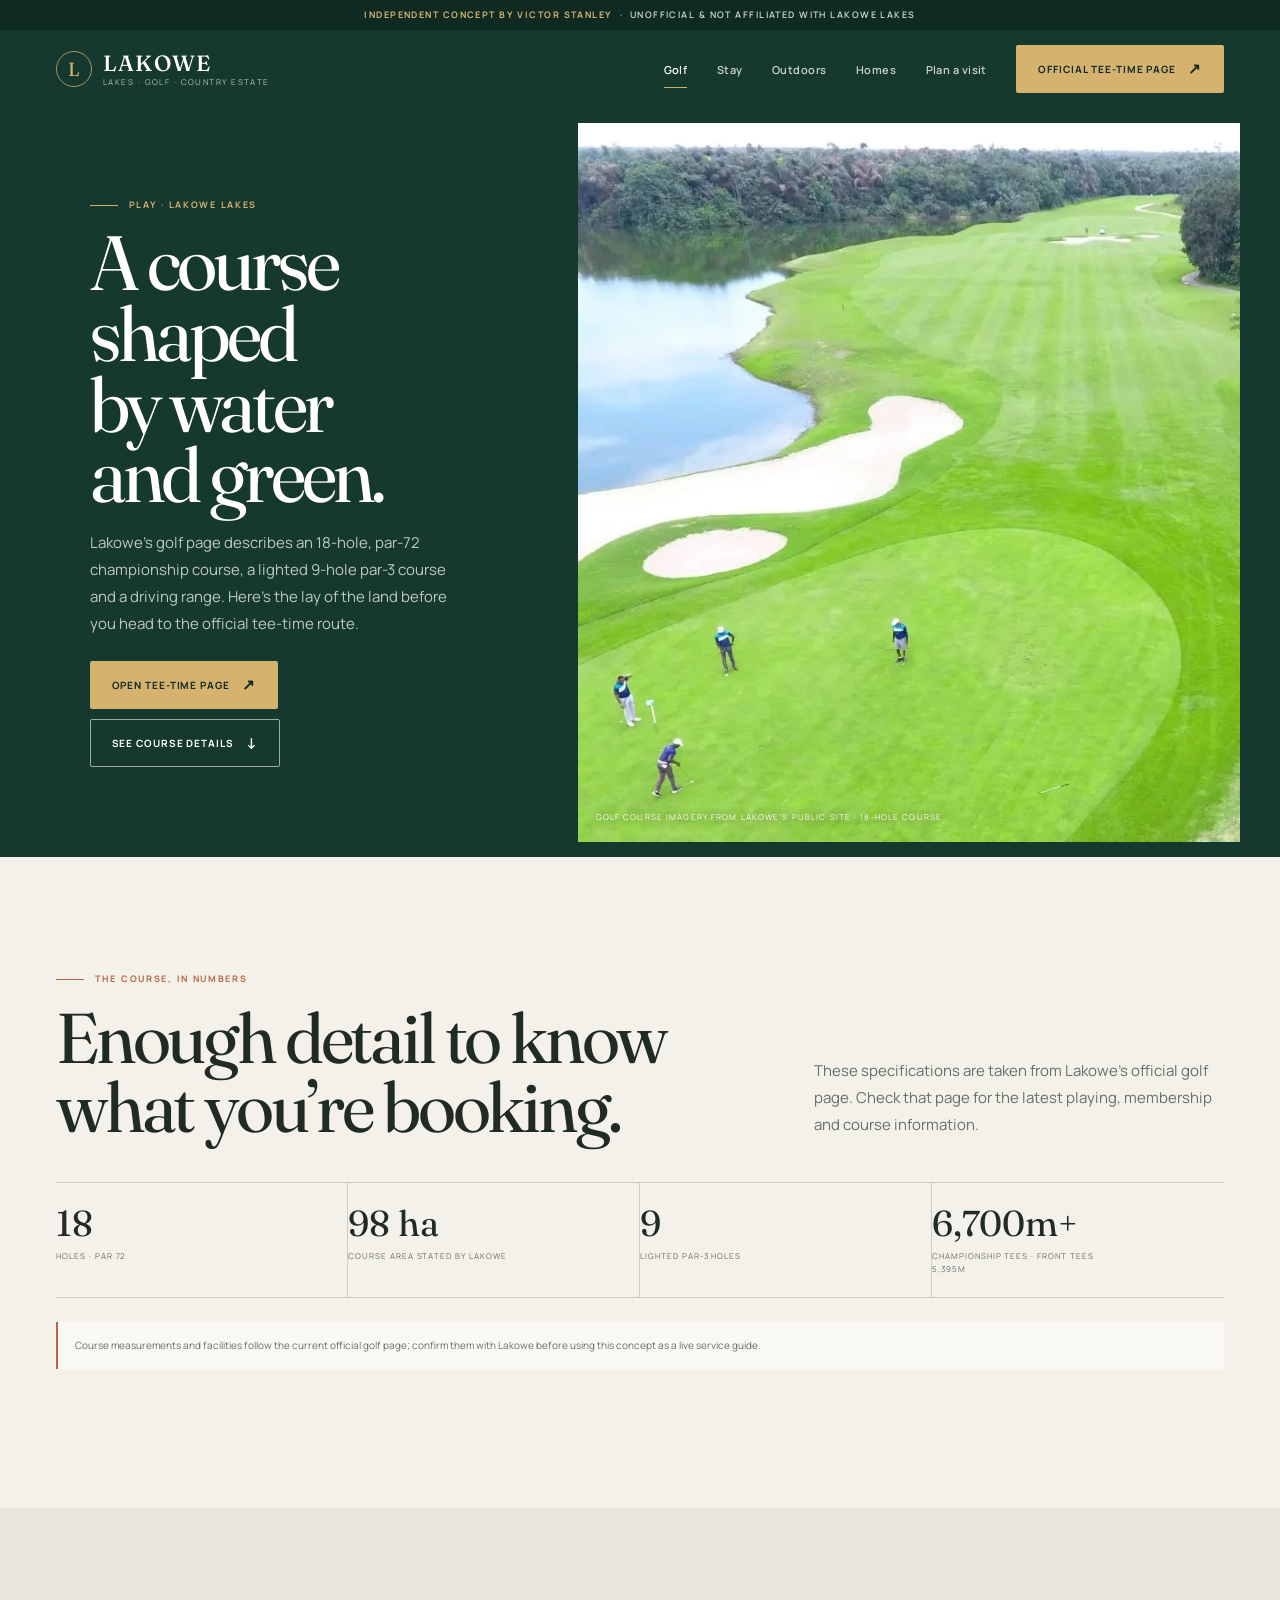
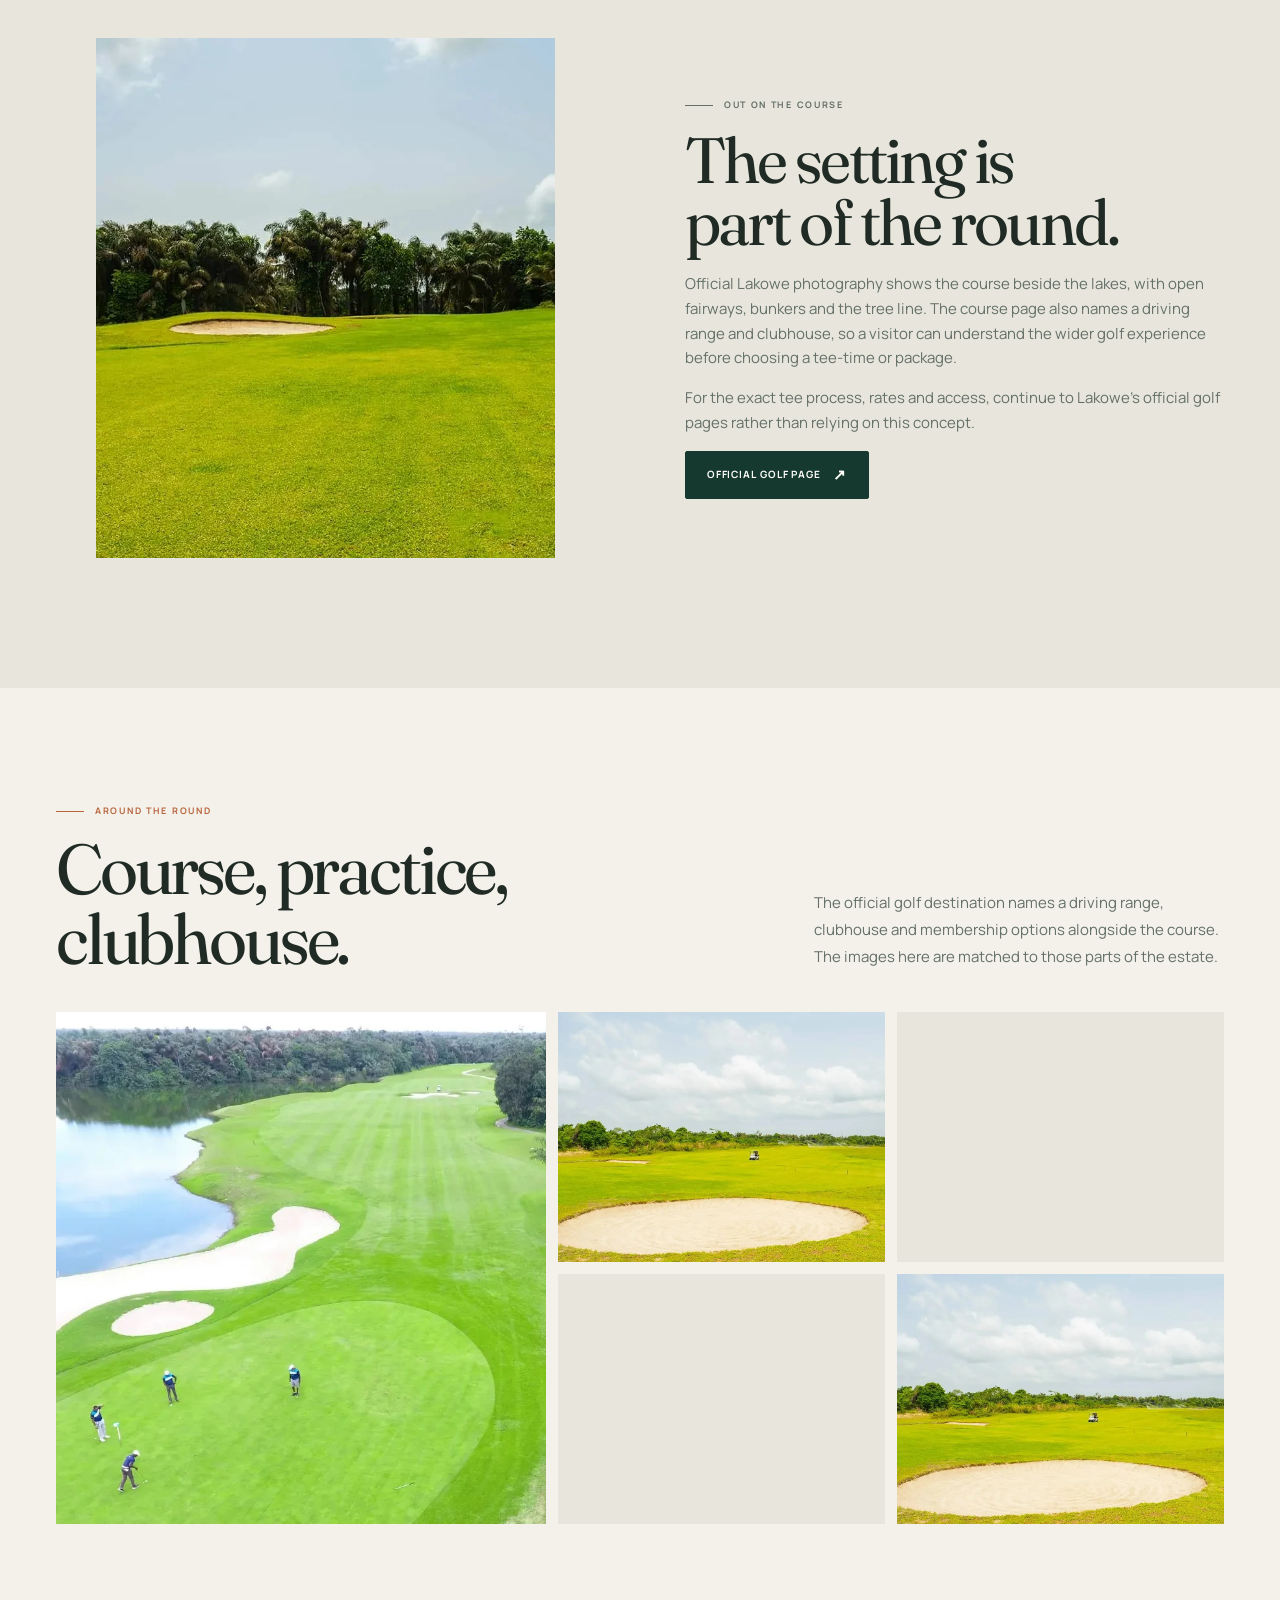
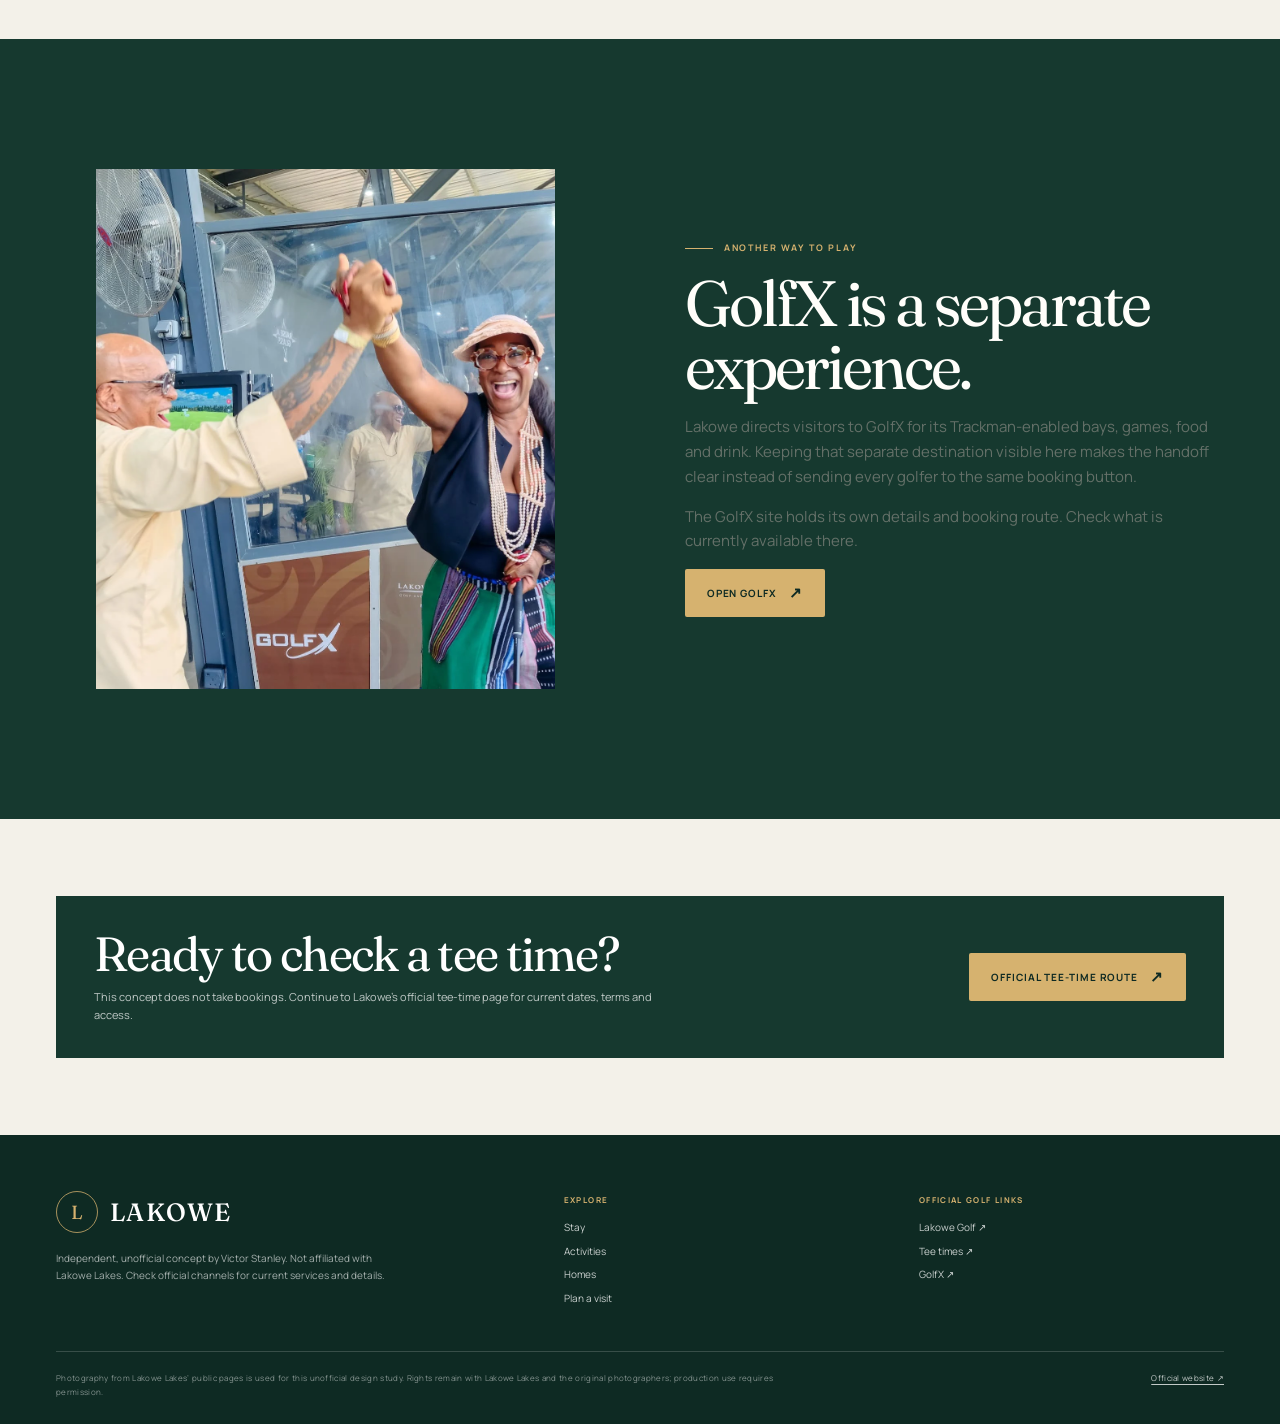
<file: site/golf/index.html>
<!doctype html>
<html lang="en">
<head>
  <meta charset="utf-8">
  <meta name="viewport" content="width=device-width, initial-scale=1">
  <meta name="theme-color" content="#16392f">
  <meta name="robots" content="noindex,nofollow">
  <meta name="description" content="An independent Lakowe Lakes concept for discovering the golf course, its facilities and official tee-time links.">
  <title>Golf at Lakowe Lakes — Course, facilities and tee times</title>
  <link rel="icon" type="image/svg+xml" href="/favicon.svg">
  <link rel="preconnect" href="https://fonts.googleapis.com">
  <link rel="preconnect" href="https://fonts.gstatic.com" crossorigin>
  <link rel="stylesheet" href="../assets/site.css">
  <script src="../assets/site.js" defer></script>
</head>
<body>
  <a class="skip-link" href="#main">Skip to content</a>
  <div class="concept-strip"><strong>Independent concept by Victor Stanley</strong>&nbsp; · &nbsp;Unofficial &amp; not affiliated with Lakowe Lakes</div>
  <header class="site-header" data-site-header>
    <div class="nav-shell">
      <a class="brand" href="../" aria-label="Lakowe Lakes concept homepage"><span class="brand-mark" aria-hidden="true">L</span><span class="brand-type"><strong>LAKOWE</strong><small>Lakes · Golf · Country Estate</small></span></a>
      <button class="nav-toggle" type="button" data-menu-toggle aria-controls="primary-navigation" aria-expanded="false" aria-label="Open navigation"><span></span><span></span></button>
      <nav class="primary-nav" id="primary-navigation" data-primary-nav aria-label="Main navigation">
        <a href="./" aria-current="page">Golf</a><a href="../stays/">Stay</a><a href="../activities/">Outdoors</a><a href="../homes/">Homes</a><a href="../visit/">Plan a visit</a><a class="button" href="https://lakowelakes.com/book-tee-time/" target="_blank" rel="noopener noreferrer">Official tee-time page <span class="arrow" aria-hidden="true">↗</span></a>
      </nav>
    </div>
  </header>
  <main id="main">
    <section class="subhero subhero--dark" aria-labelledby="golf-title">
      <div class="subhero__copy">
        <p class="kicker">Play · Lakowe Lakes</p>
        <h1 id="golf-title">A course shaped by water and green.</h1>
        <p class="lede">Lakowe’s golf page describes an 18-hole, par-72 championship course, a lighted 9-hole par-3 course and a driving range. Here’s the lay of the land before you head to the official tee-time route.</p>
        <div class="hero-actions"><a class="button" href="https://lakowelakes.com/book-tee-time/" target="_blank" rel="noopener noreferrer">Open tee-time page <span class="arrow" aria-hidden="true">↗</span></a><a class="button button--outline" href="#course-details">See course details <span class="arrow" aria-hidden="true">↓</span></a></div>
      </div>
      <figure class="subhero__media"><img src="../assets/golf-course.webp" alt="Aerial view of a Lakowe Lakes golf green beside a lake, with golfers on the course" fetchpriority="high" decoding="async"><figcaption>Golf course imagery from Lakowe’s public site · 18-hole course</figcaption></figure>
    </section>

    <section class="section" id="course-details" aria-labelledby="details-title">
      <div class="page-width">
        <div class="section-head" data-reveal><div><p class="kicker">The course, in numbers</p><h2 class="section-title" id="details-title">Enough detail to know what you’re booking.</h2></div><p class="lede">These specifications are taken from Lakowe’s official golf page. Check that page for the latest playing, membership and course information.</p></div>
        <div class="golf-specs" data-reveal>
          <div class="golf-spec"><strong>18</strong><span>holes · par 72</span></div>
          <div class="golf-spec"><strong>98 ha</strong><span>course area stated by Lakowe</span></div>
          <div class="golf-spec"><strong>9</strong><span>lighted par-3 holes</span></div>
          <div class="golf-spec"><strong>6,700m+</strong><span>championship tees · front tees 5,395m</span></div>
        </div>
        <p class="note-box" data-reveal>Course measurements and facilities follow the current official golf page; confirm them with Lakowe before using this concept as a live service guide.</p>
      </div>
    </section>

    <section class="section section--soft" aria-labelledby="playing-title">
      <div class="page-width duo">
        <figure class="duo__media" data-reveal><img src="../assets/golf-green.webp" alt="Lakowe Lakes golf green, bunker and treeline" loading="lazy" decoding="async"></figure>
        <div class="duo__copy" data-reveal><p class="kicker">Out on the course</p><h2 id="playing-title">The setting is part of the round.</h2><p>Official Lakowe photography shows the course beside the lakes, with open fairways, bunkers and the tree line. The course page also names a driving range and clubhouse, so a visitor can understand the wider golf experience before choosing a tee-time or package.</p><p>For the exact tee process, rates and access, continue to Lakowe’s official golf pages rather than relying on this concept.</p><a class="button button--dark" href="https://lakowelakes.com/golf/" target="_blank" rel="noopener noreferrer">Official golf page <span class="arrow" aria-hidden="true">↗</span></a></div>
      </div>
    </section>

    <section class="section" aria-labelledby="facilities-title">
      <div class="page-width">
        <div class="section-head" data-reveal><div><p class="kicker">Around the round</p><h2 class="section-title" id="facilities-title">Course, practice, clubhouse.</h2></div><p class="lede">The official golf destination names a driving range, clubhouse and membership options alongside the course. The images here are matched to those parts of the estate.</p></div>
        <div class="gallery-grid" data-reveal aria-label="Golf at Lakowe Lakes">
          <button class="gallery-item" type="button" data-lightbox data-caption="Aerial course view from Lakowe Lakes’ public golf imagery"><img src="../assets/golf-course.webp" alt="Aerial course view at Lakowe Lakes" loading="lazy" decoding="async"></button>
          <button class="gallery-item" type="button" data-lightbox data-caption="Lakowe Lakes golf course"><img src="../assets/golf-cart.webp" alt="Golf cart crossing the fairway near a sand bunker at Lakowe Lakes" loading="lazy" decoding="async"></button>
          <button class="gallery-item" type="button" data-lightbox data-caption="The clubhouse at Lakowe Lakes"><img src="../assets/golf-clubhouse.webp" alt="Clubhouse dining and lounge area at Lakowe Lakes" loading="lazy" decoding="async"></button>
          <button class="gallery-item" type="button" data-lightbox data-caption="Golf event photography from Lakowe Lakes’ 2022 archive"><img src="../assets/golf-player.webp" alt="Golfer playing at Lakowe Lakes during a tournament" loading="lazy" decoding="async"></button>
          <button class="gallery-item" type="button" data-lightbox data-caption="Golf event photography from Lakowe Lakes’ 2022 archive"><img src="../assets/golf-cart.webp" alt="Golf cart on a Lakowe Lakes course green" loading="lazy" decoding="async"></button>
        </div>
      </div>
    </section>

    <section class="section section--dark" aria-labelledby="golfx-title">
      <div class="page-width duo">
        <figure class="duo__media" data-reveal><img src="../assets/golfx-social.webp" alt="Two guests celebrating a shot in GolfX’s indoor social golf bay" loading="lazy" decoding="async"></figure>
        <div class="duo__copy" data-reveal><p class="kicker">Another way to play</p><h2 id="golfx-title">GolfX is a separate experience.</h2><p>Lakowe directs visitors to GolfX for its Trackman-enabled bays, games, food and drink. Keeping that separate destination visible here makes the handoff clear instead of sending every golfer to the same booking button.</p><p>The GolfX site holds its own details and booking route. Check what is currently available there.</p><a class="button" href="https://golfx.lakowelakes.com/" target="_blank" rel="noopener noreferrer">Open GolfX <span class="arrow" aria-hidden="true">↗</span></a></div>
      </div>
    </section>

    <section class="section section--tight">
      <div class="page-width cta-panel" data-reveal><div><h2>Ready to check a tee time?</h2><p>This concept does not take bookings. Continue to Lakowe’s official tee-time page for current dates, terms and access.</p></div><a class="button" href="https://lakowelakes.com/book-tee-time/" target="_blank" rel="noopener noreferrer">Official tee-time route <span class="arrow" aria-hidden="true">↗</span></a></div>
    </section>
  </main>
  <footer class="footer"><div class="page-width"><div class="footer-main"><div><a class="footer-brand" href="../"><span class="brand-mark" aria-hidden="true">L</span><strong>LAKOWE</strong></a><p>Independent, unofficial concept by Victor Stanley. Not affiliated with Lakowe Lakes. Check official channels for current services and details.</p></div><div class="footer-column"><h2>Explore</h2><a href="../stays/">Stay</a><a href="../activities/">Activities</a><a href="../homes/">Homes</a><a href="../visit/">Plan a visit</a></div><div class="footer-column"><h2>Official golf links</h2><a href="https://lakowelakes.com/golf/" target="_blank" rel="noopener noreferrer">Lakowe Golf ↗</a><a href="https://lakowelakes.com/book-tee-time/" target="_blank" rel="noopener noreferrer">Tee times ↗</a><a href="https://golfx.lakowelakes.com/" target="_blank" rel="noopener noreferrer">GolfX ↗</a></div></div><div class="footer-bottom"><p>Photography from Lakowe Lakes’ public pages is used for this unofficial design study. Rights remain with Lakowe Lakes and the original photographers; production use requires permission.</p><p><a href="https://lakowelakes.com/" target="_blank" rel="noopener noreferrer">Official website ↗</a></p></div></div></footer>
  <dialog class="lightbox" data-lightbox-dialog aria-label="Expanded photograph"><button class="lightbox__close" type="button" data-lightbox-close aria-label="Close photograph">×</button><img alt=""><p data-lightbox-caption></p></dialog>
</body>
</html>
</file>
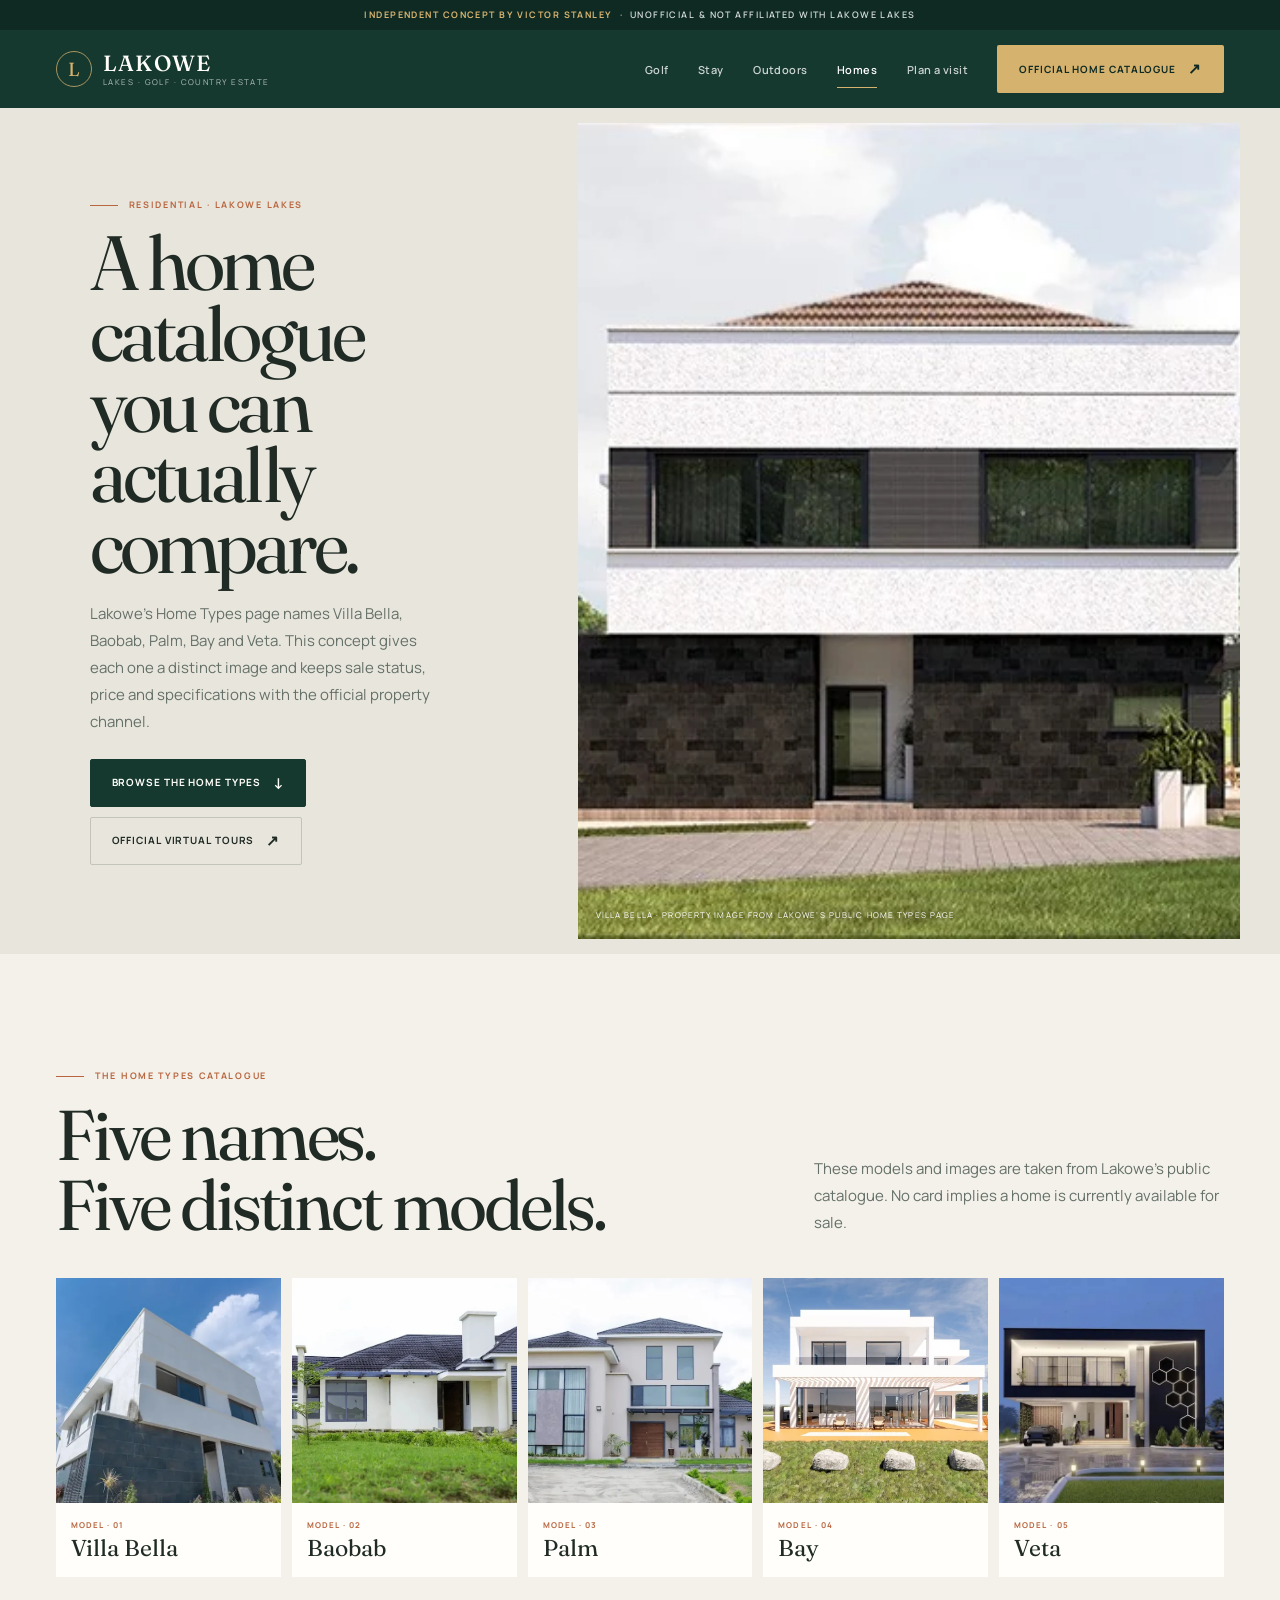
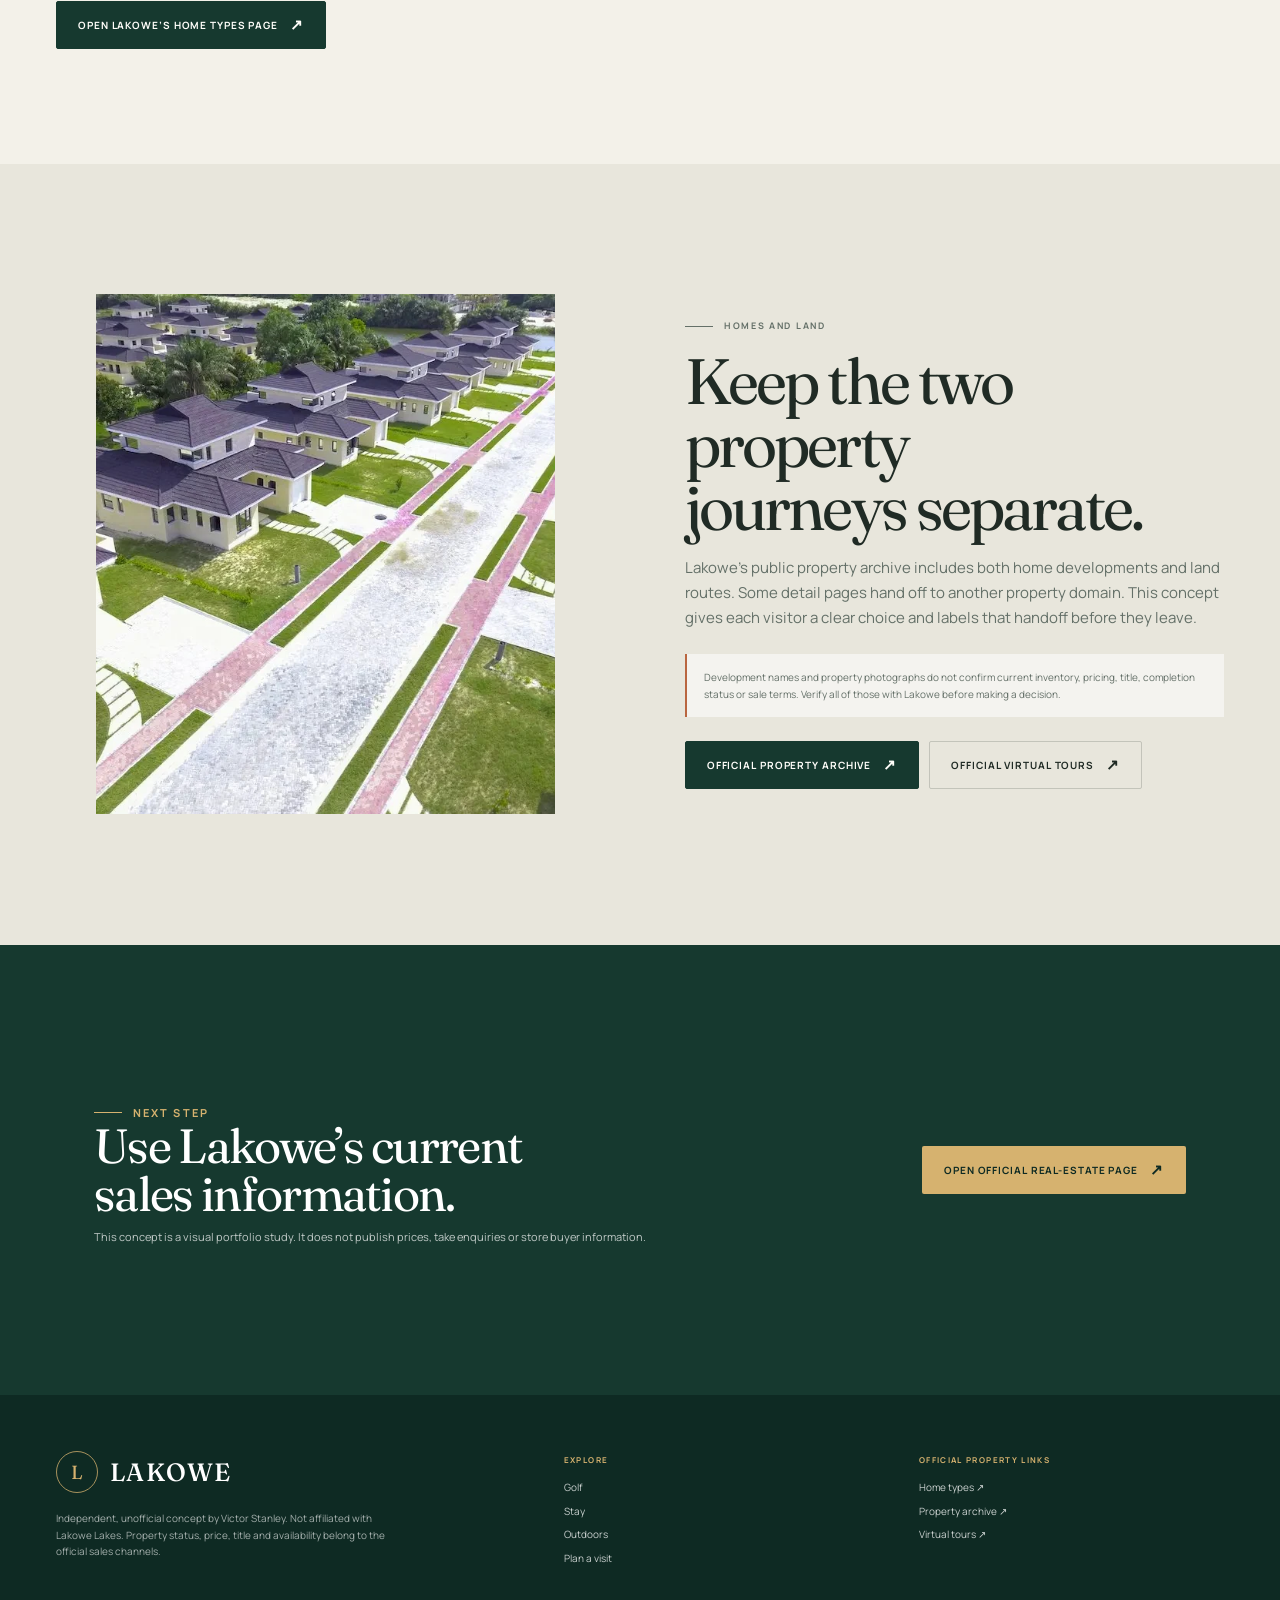
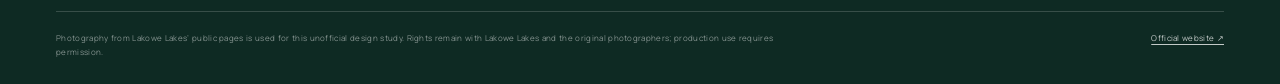
<file: site/homes/index.html>
<!doctype html>
<html lang="en">
<head>
  <meta charset="utf-8"><meta name="viewport" content="width=device-width, initial-scale=1"><meta name="theme-color" content="#16392f"><meta name="robots" content="noindex,nofollow">
  <meta name="description" content="An independent Lakowe Lakes concept organizing the five home types named on the official catalogue, with no assumed sale status or pricing.">
  <title>Homes at Lakowe Lakes — Five home types</title>
  <link rel="icon" type="image/svg+xml" href="/favicon.svg">
  <link rel="preconnect" href="https://fonts.googleapis.com"><link rel="preconnect" href="https://fonts.gstatic.com" crossorigin><link rel="stylesheet" href="../assets/site.css"><script src="../assets/site.js" defer></script>
</head>
<body>
  <a class="skip-link" href="#main">Skip to content</a>
  <div class="concept-strip"><strong>Independent concept by Victor Stanley</strong>&nbsp; · &nbsp;Unofficial &amp; not affiliated with Lakowe Lakes</div>
  <header class="site-header" data-site-header><div class="nav-shell">
    <a class="brand" href="../" aria-label="Lakowe Lakes concept homepage"><span class="brand-mark" aria-hidden="true">L</span><span class="brand-type"><strong>LAKOWE</strong><small>Lakes · Golf · Country Estate</small></span></a>
    <button class="nav-toggle" type="button" data-menu-toggle aria-controls="primary-navigation" aria-expanded="false" aria-label="Open navigation"><span></span><span></span></button>
    <nav class="primary-nav" id="primary-navigation" data-primary-nav aria-label="Main navigation"><a href="../golf/">Golf</a><a href="../stays/">Stay</a><a href="../activities/">Outdoors</a><a href="./" aria-current="page">Homes</a><a href="../visit/">Plan a visit</a><a class="button" href="https://lakowelakes.com/home-types/" target="_blank" rel="noopener noreferrer">Official home catalogue <span class="arrow" aria-hidden="true">↗</span></a></nav>
  </div></header>
  <main id="main">
    <section class="subhero" aria-labelledby="homes-title">
      <div class="subhero__copy"><p class="kicker">Residential · Lakowe Lakes</p><h1 id="homes-title">A home catalogue you can actually compare.</h1><p class="lede">Lakowe’s Home Types page names Villa Bella, Baobab, Palm, Bay and Veta. This concept gives each one a distinct image and keeps sale status, price and specifications with the official property channel.</p><div class="hero-actions"><a class="button button--dark" href="#home-models">Browse the home types <span class="arrow" aria-hidden="true">↓</span></a><a class="button button--paper" href="https://lakowelakes.com/property-tours/" target="_blank" rel="noopener noreferrer">Official virtual tours <span class="arrow" aria-hidden="true">↗</span></a></div></div>
      <figure class="subhero__media"><img src="../assets/villa-bella-front.webp" alt="Villa Bella house model with a white facade and pool area from Lakowe Lakes’ property catalogue" fetchpriority="high" decoding="async"><figcaption>Villa Bella · property image from Lakowe’s public Home Types page</figcaption></figure>
    </section>

    <section class="section" id="home-models" aria-labelledby="models-title">
      <div class="page-width"><div class="section-head" data-reveal><div><p class="kicker">The Home Types catalogue</p><h2 class="section-title" id="models-title">Five names.<br>Five distinct models.</h2></div><p class="lede">These models and images are taken from Lakowe’s public catalogue. No card implies a home is currently available for sale.</p></div>
        <div class="home-types" data-reveal>
          <article class="home-type"><div class="home-type__image"><img src="../assets/villa-bella.webp" alt="Villa Bella home model at Lakowe Lakes" loading="lazy" decoding="async"></div><div class="home-type__copy"><small>Model · 01</small><h3>Villa Bella</h3></div></article>
          <article class="home-type"><div class="home-type__image"><img src="../assets/baobab.webp" alt="Baobab home model at Lakowe Lakes" loading="lazy" decoding="async"></div><div class="home-type__copy"><small>Model · 02</small><h3>Baobab</h3></div></article>
          <article class="home-type"><div class="home-type__image"><img src="../assets/palm-exterior.webp" alt="Palm home model shown in Lakowe Lakes’ Home Types catalogue" loading="lazy" decoding="async"></div><div class="home-type__copy"><small>Model · 03</small><h3>Palm</h3></div></article>
          <article class="home-type"><div class="home-type__image"><img src="../assets/bay.webp" alt="Bay home model, shown as a modern two-storey house in Lakowe Lakes’ catalogue" loading="lazy" decoding="async"></div><div class="home-type__copy"><small>Model · 04</small><h3>Bay</h3></div></article>
          <article class="home-type"><div class="home-type__image"><img src="../assets/veta.webp" alt="Veta home model with a dark modern facade from Lakowe Lakes’ catalogue" loading="lazy" decoding="async"></div><div class="home-type__copy"><small>Model · 05</small><h3>Veta</h3></div></article>
        </div>
        <div class="rail-controls" style="justify-content:flex-start;margin-top:24px"><a class="button button--dark" href="https://lakowelakes.com/home-types/" target="_blank" rel="noopener noreferrer">Open Lakowe’s home types page <span class="arrow" aria-hidden="true">↗</span></a></div>
      </div>
    </section>

    <section class="section section--soft" aria-labelledby="homes-and-land-title">
      <div class="page-width duo"><figure class="duo__media" data-reveal><img src="../assets/homes-water.webp" alt="Aerial view of homes and a water feature in Lakowe Lakes’ residential estate" loading="lazy" decoding="async"></figure><div class="duo__copy" data-reveal><p class="kicker">Homes and land</p><h2 id="homes-and-land-title">Keep the two property journeys separate.</h2><p>Lakowe’s public property archive includes both home developments and land routes. Some detail pages hand off to another property domain. This concept gives each visitor a clear choice and labels that handoff before they leave.</p><div class="note-box">Development names and property photographs do not confirm current inventory, pricing, title, completion status or sale terms. Verify all of those with Lakowe before making a decision.</div><div class="hero-actions"><a class="button button--dark" href="https://lakowelakes.com/properties/" target="_blank" rel="noopener noreferrer">Official property archive <span class="arrow" aria-hidden="true">↗</span></a><a class="button button--paper" href="https://lakowelakes.com/property-tours/" target="_blank" rel="noopener noreferrer">Official virtual tours <span class="arrow" aria-hidden="true">↗</span></a></div></div></div>
    </section>

    <section class="section section--dark" aria-labelledby="property-next-title"><div class="page-width cta-panel" data-reveal><div><p class="kicker">Next step</p><h2 id="property-next-title">Use Lakowe’s current sales information.</h2><p>This concept is a visual portfolio study. It does not publish prices, take enquiries or store buyer information.</p></div><a class="button" href="https://lakowelakes.com/real-estate/" target="_blank" rel="noopener noreferrer">Open official real-estate page <span class="arrow" aria-hidden="true">↗</span></a></div></section>
  </main>
  <footer class="footer"><div class="page-width"><div class="footer-main"><div><a class="footer-brand" href="../"><span class="brand-mark" aria-hidden="true">L</span><strong>LAKOWE</strong></a><p>Independent, unofficial concept by Victor Stanley. Not affiliated with Lakowe Lakes. Property status, price, title and availability belong to the official sales channels.</p></div><div class="footer-column"><h2>Explore</h2><a href="../golf/">Golf</a><a href="../stays/">Stay</a><a href="../activities/">Outdoors</a><a href="../visit/">Plan a visit</a></div><div class="footer-column"><h2>Official property links</h2><a href="https://lakowelakes.com/home-types/" target="_blank" rel="noopener noreferrer">Home types ↗</a><a href="https://lakowelakes.com/properties/" target="_blank" rel="noopener noreferrer">Property archive ↗</a><a href="https://lakowelakes.com/property-tours/" target="_blank" rel="noopener noreferrer">Virtual tours ↗</a></div></div><div class="footer-bottom"><p>Photography from Lakowe Lakes’ public pages is used for this unofficial design study. Rights remain with Lakowe Lakes and the original photographers; production use requires permission.</p><p><a href="https://lakowelakes.com/" target="_blank" rel="noopener noreferrer">Official website ↗</a></p></div></div></footer>
  <dialog class="lightbox" data-lightbox-dialog aria-label="Expanded photograph"><button class="lightbox__close" type="button" data-lightbox-close aria-label="Close photograph">×</button><img alt=""><p data-lightbox-caption></p></dialog>
</body>
</html>
</file>
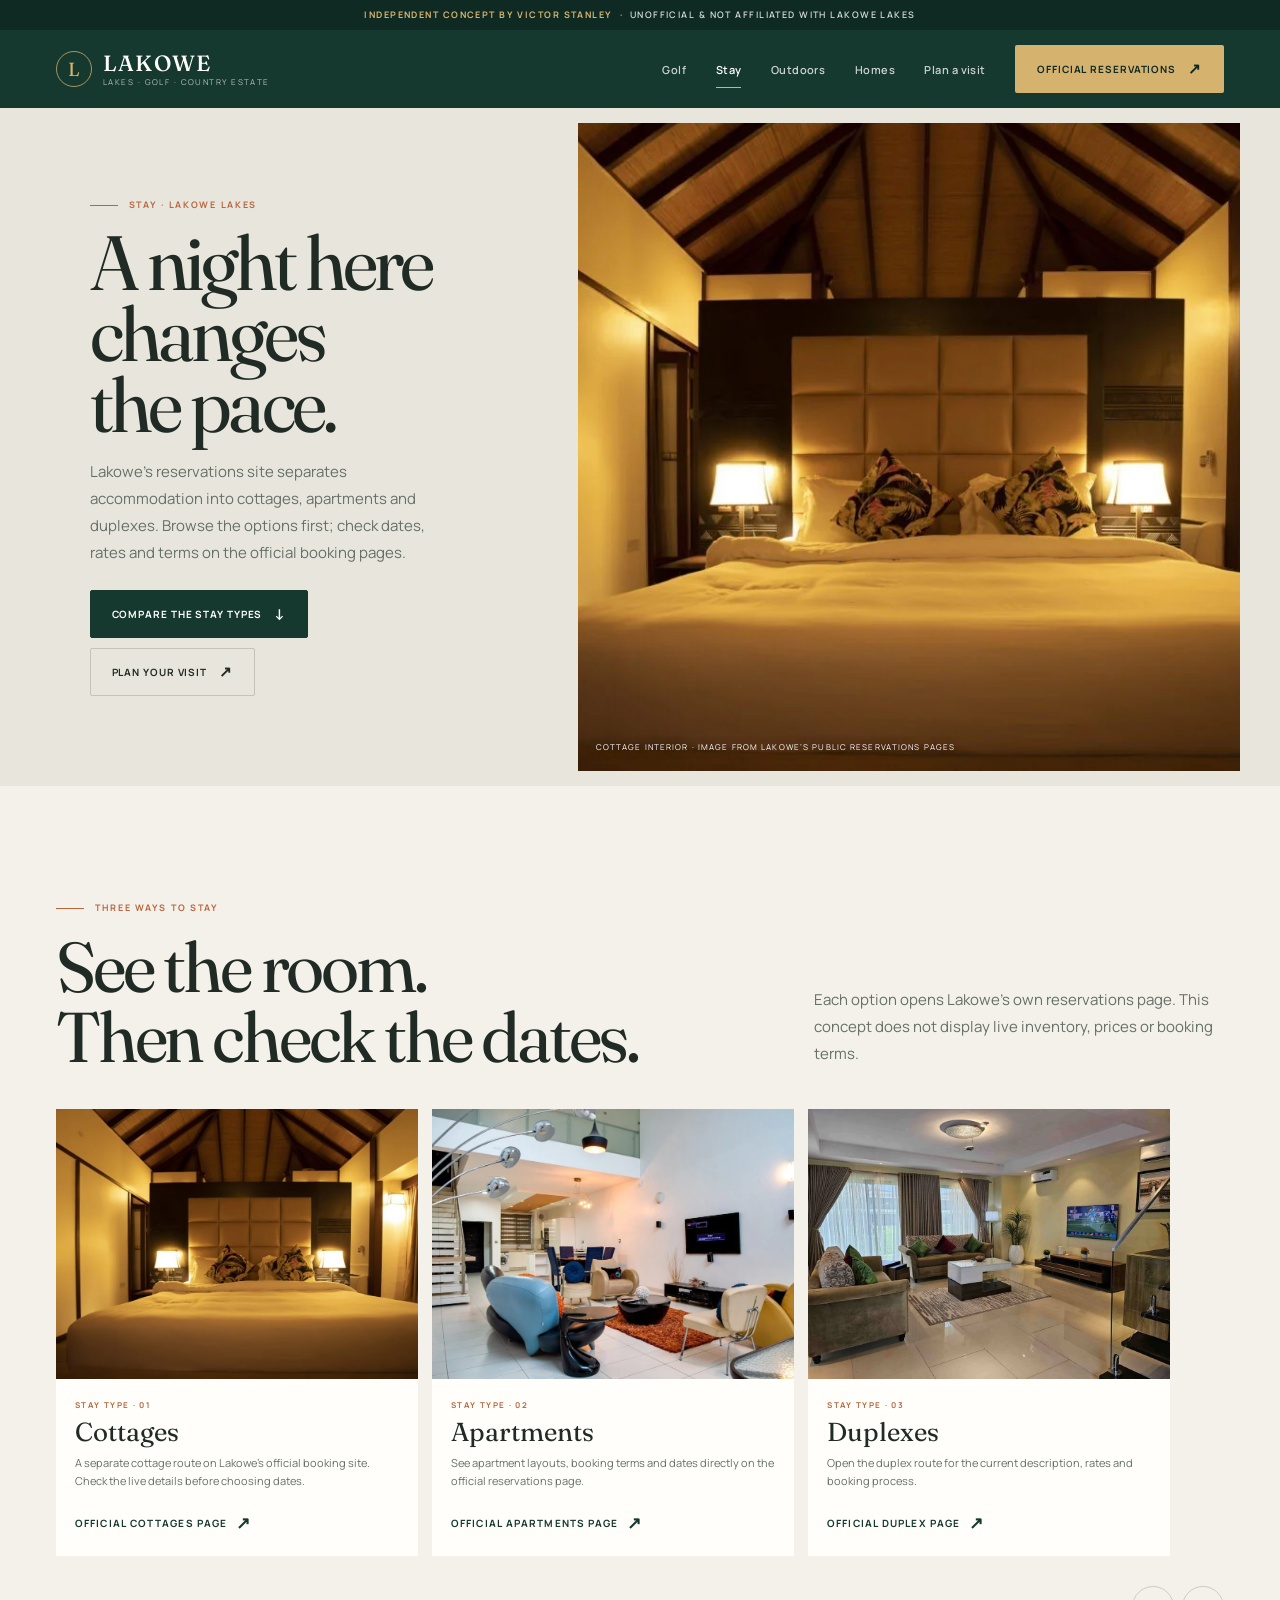
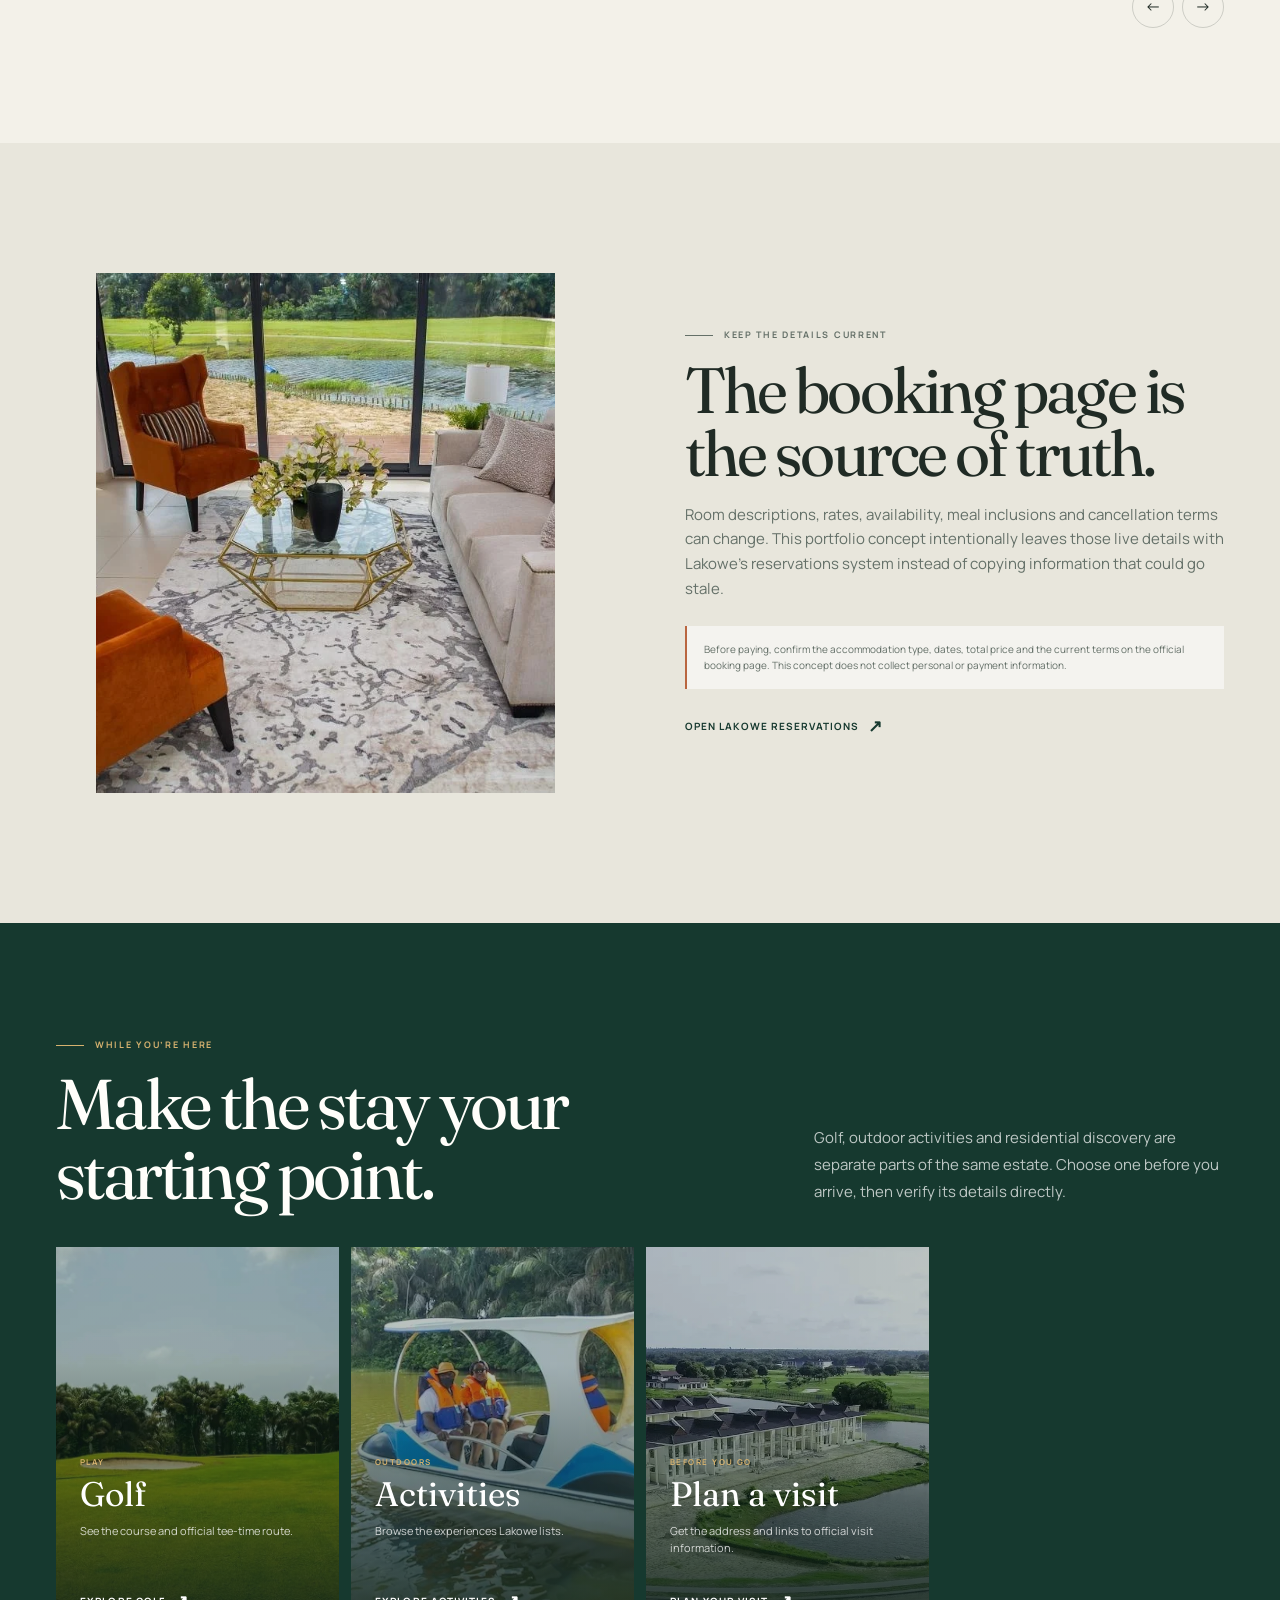
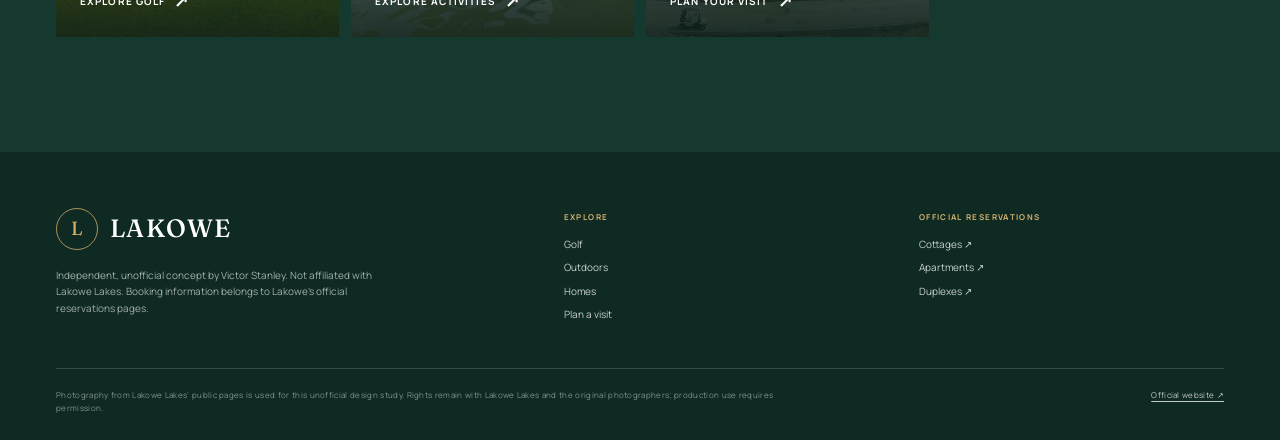
<file: site/stays/index.html>
<!doctype html>
<html lang="en">
<head>
  <meta charset="utf-8">
  <meta name="viewport" content="width=device-width, initial-scale=1">
  <meta name="theme-color" content="#16392f">
  <meta name="robots" content="noindex,nofollow">
  <meta name="description" content="An independent Lakowe Lakes concept for comparing cottage, apartment and duplex stays before visiting the official booking pages.">
  <title>Stay at Lakowe Lakes — Cottages, apartments and duplexes</title>
  <link rel="icon" type="image/svg+xml" href="/favicon.svg">
  <link rel="preconnect" href="https://fonts.googleapis.com"><link rel="preconnect" href="https://fonts.gstatic.com" crossorigin>
  <link rel="stylesheet" href="../assets/site.css"><script src="../assets/site.js" defer></script>
</head>
<body>
  <a class="skip-link" href="#main">Skip to content</a>
  <div class="concept-strip"><strong>Independent concept by Victor Stanley</strong>&nbsp; · &nbsp;Unofficial &amp; not affiliated with Lakowe Lakes</div>
  <header class="site-header" data-site-header><div class="nav-shell">
    <a class="brand" href="../" aria-label="Lakowe Lakes concept homepage"><span class="brand-mark" aria-hidden="true">L</span><span class="brand-type"><strong>LAKOWE</strong><small>Lakes · Golf · Country Estate</small></span></a>
    <button class="nav-toggle" type="button" data-menu-toggle aria-controls="primary-navigation" aria-expanded="false" aria-label="Open navigation"><span></span><span></span></button>
    <nav class="primary-nav" id="primary-navigation" data-primary-nav aria-label="Main navigation"><a href="../golf/">Golf</a><a href="./" aria-current="page">Stay</a><a href="../activities/">Outdoors</a><a href="../homes/">Homes</a><a href="../visit/">Plan a visit</a><a class="button" href="https://reservations.lakowelakes.com/cottages/" target="_blank" rel="noopener noreferrer">Official reservations <span class="arrow" aria-hidden="true">↗</span></a></nav>
  </div></header>
  <main id="main">
    <section class="subhero" aria-labelledby="stay-title">
      <div class="subhero__copy"><p class="kicker">Stay · Lakowe Lakes</p><h1 id="stay-title">A night here changes the pace.</h1><p class="lede">Lakowe’s reservations site separates accommodation into cottages, apartments and duplexes. Browse the options first; check dates, rates and terms on the official booking pages.</p><div class="hero-actions"><a class="button button--dark" href="#stay-options">Compare the stay types <span class="arrow" aria-hidden="true">↓</span></a><a class="button button--paper" href="../visit/">Plan your visit <span class="arrow" aria-hidden="true">↗</span></a></div></div>
      <figure class="subhero__media"><img src="../assets/cottage.webp" alt="Bedroom inside a Lakowe Lakes cottage, with a timber ceiling and garden-facing windows" fetchpriority="high" decoding="async"><figcaption>Cottage interior · image from Lakowe’s public reservations pages</figcaption></figure>
    </section>

    <section class="section" id="stay-options" aria-labelledby="options-title">
      <div class="page-width"><div class="section-head" data-reveal><div><p class="kicker">Three ways to stay</p><h2 class="section-title" id="options-title">See the room.<br>Then check the dates.</h2></div><p class="lede">Each option opens Lakowe’s own reservations page. This concept does not display live inventory, prices or booking terms.</p></div>
        <div class="photo-rail-wrap" data-reveal>
          <div class="photo-rail" id="stay-rail" aria-label="Lakowe accommodation types">
            <article class="rail-card"><div class="rail-card__image"><img src="../assets/cottage.webp" alt="Bedroom in a Lakowe Lakes cottage" loading="lazy" decoding="async"></div><div class="rail-card__copy"><small>Stay type · 01</small><h3>Cottages</h3><p>A separate cottage route on Lakowe’s official booking site. Check the live details before choosing dates.</p><a class="text-link" href="https://reservations.lakowelakes.com/cottages/" target="_blank" rel="noopener noreferrer">Official cottages page <span class="arrow" aria-hidden="true">↗</span></a></div></article>
            <article class="rail-card"><div class="rail-card__image"><img src="../assets/apartment.webp" alt="Living area in a Lakowe Lakes apartment" loading="lazy" decoding="async"></div><div class="rail-card__copy"><small>Stay type · 02</small><h3>Apartments</h3><p>See apartment layouts, booking terms and dates directly on the official reservations page.</p><a class="text-link" href="https://reservations.lakowelakes.com/apartments/" target="_blank" rel="noopener noreferrer">Official apartments page <span class="arrow" aria-hidden="true">↗</span></a></div></article>
            <article class="rail-card"><div class="rail-card__image"><img src="../assets/duplex.webp" alt="Lounge inside a Lakowe Lakes duplex" loading="lazy" decoding="async"></div><div class="rail-card__copy"><small>Stay type · 03</small><h3>Duplexes</h3><p>Open the duplex route for the current description, rates and booking process.</p><a class="text-link" href="https://reservations.lakowelakes.com/duplex/" target="_blank" rel="noopener noreferrer">Official duplex page <span class="arrow" aria-hidden="true">↗</span></a></div></article>
          </div>
          <div class="rail-controls" aria-label="Accommodation gallery controls"><button type="button" data-rail-control="prev" data-rail-target="stay-rail" aria-label="Previous stay type">←</button><button type="button" data-rail-control="next" data-rail-target="stay-rail" aria-label="Next stay type">→</button></div>
        </div>
      </div>
    </section>

    <section class="section section--soft" aria-labelledby="stay-context-title">
      <div class="page-width duo"><figure class="duo__media" data-reveal><img src="../assets/lakeside-home.webp" alt="Living room at a Lakowe Lakes home, with a view toward the water" loading="lazy" decoding="async"></figure><div class="duo__copy" data-reveal><p class="kicker">Keep the details current</p><h2 id="stay-context-title">The booking page is the source of truth.</h2><p>Room descriptions, rates, availability, meal inclusions and cancellation terms can change. This portfolio concept intentionally leaves those live details with Lakowe’s reservations system instead of copying information that could go stale.</p><div class="note-box">Before paying, confirm the accommodation type, dates, total price and the current terms on the official booking page. This concept does not collect personal or payment information.</div><a class="text-link" href="https://reservations.lakowelakes.com/" target="_blank" rel="noopener noreferrer">Open Lakowe reservations <span class="arrow" aria-hidden="true">↗</span></a></div></div>
    </section>

    <section class="section section--dark" aria-labelledby="make-a-day-title">
      <div class="page-width"><div class="section-head" data-reveal><div><p class="kicker">While you’re here</p><h2 class="section-title" id="make-a-day-title">Make the stay your starting point.</h2></div><p class="lede">Golf, outdoor activities and residential discovery are separate parts of the same estate. Choose one before you arrive, then verify its details directly.</p></div>
        <div class="route-grid" data-reveal>
          <a class="route-card" href="../golf/"><img src="../assets/golf-green.webp" alt="Lakowe Lakes golf course green and bunker" loading="lazy" decoding="async"><div class="route-card__body"><small>Play</small><h3>Golf</h3><p>See the course and official tee-time route.</p><span class="text-link">Explore golf <span class="arrow" aria-hidden="true">↗</span></span></div></a>
          <a class="route-card" href="../activities/"><img src="../assets/kayaking.webp" alt="Visitors travelling on a covered pedal boat across the lake" loading="lazy" decoding="async"><div class="route-card__body"><small>Outdoors</small><h3>Activities</h3><p>Browse the experiences Lakowe lists.</p><span class="text-link">Explore activities <span class="arrow" aria-hidden="true">↗</span></span></div></a>
          <a class="route-card" href="../visit/"><img src="../assets/hero-estate.webp" alt="Aerial view of part of the Lakowe Lakes estate" loading="lazy" decoding="async"><div class="route-card__body"><small>Before you go</small><h3>Plan a visit</h3><p>Get the address and links to official visit information.</p><span class="text-link">Plan your visit <span class="arrow" aria-hidden="true">↗</span></span></div></a>
        </div>
      </div>
    </section>
  </main>
  <footer class="footer"><div class="page-width"><div class="footer-main"><div><a class="footer-brand" href="../"><span class="brand-mark" aria-hidden="true">L</span><strong>LAKOWE</strong></a><p>Independent, unofficial concept by Victor Stanley. Not affiliated with Lakowe Lakes. Booking information belongs to Lakowe’s official reservations pages.</p></div><div class="footer-column"><h2>Explore</h2><a href="../golf/">Golf</a><a href="../activities/">Outdoors</a><a href="../homes/">Homes</a><a href="../visit/">Plan a visit</a></div><div class="footer-column"><h2>Official reservations</h2><a href="https://reservations.lakowelakes.com/cottages/" target="_blank" rel="noopener noreferrer">Cottages ↗</a><a href="https://reservations.lakowelakes.com/apartments/" target="_blank" rel="noopener noreferrer">Apartments ↗</a><a href="https://reservations.lakowelakes.com/duplex/" target="_blank" rel="noopener noreferrer">Duplexes ↗</a></div></div><div class="footer-bottom"><p>Photography from Lakowe Lakes’ public pages is used for this unofficial design study. Rights remain with Lakowe Lakes and the original photographers; production use requires permission.</p><p><a href="https://lakowelakes.com/" target="_blank" rel="noopener noreferrer">Official website ↗</a></p></div></div></footer>
  <dialog class="lightbox" data-lightbox-dialog aria-label="Expanded photograph"><button class="lightbox__close" type="button" data-lightbox-close aria-label="Close photograph">×</button><img alt=""><p data-lightbox-caption></p></dialog>
</body>
</html>
</file>
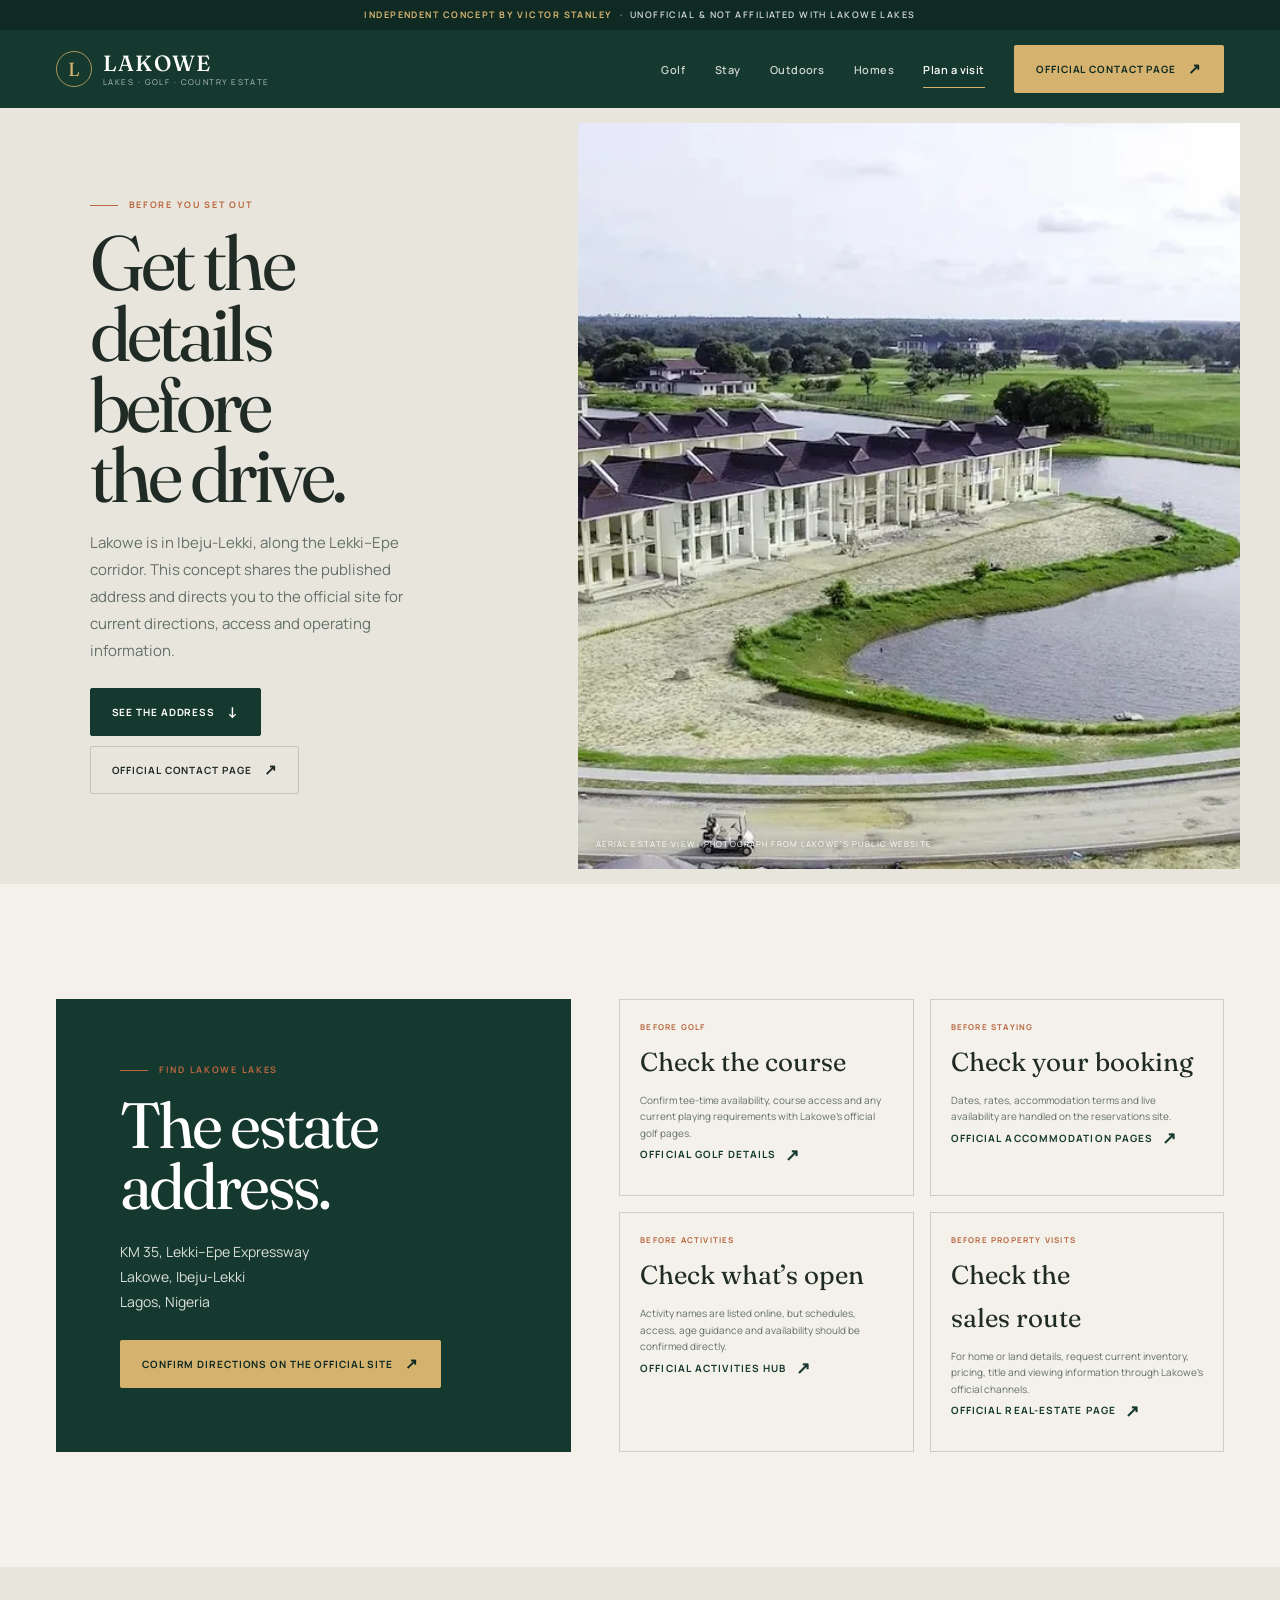
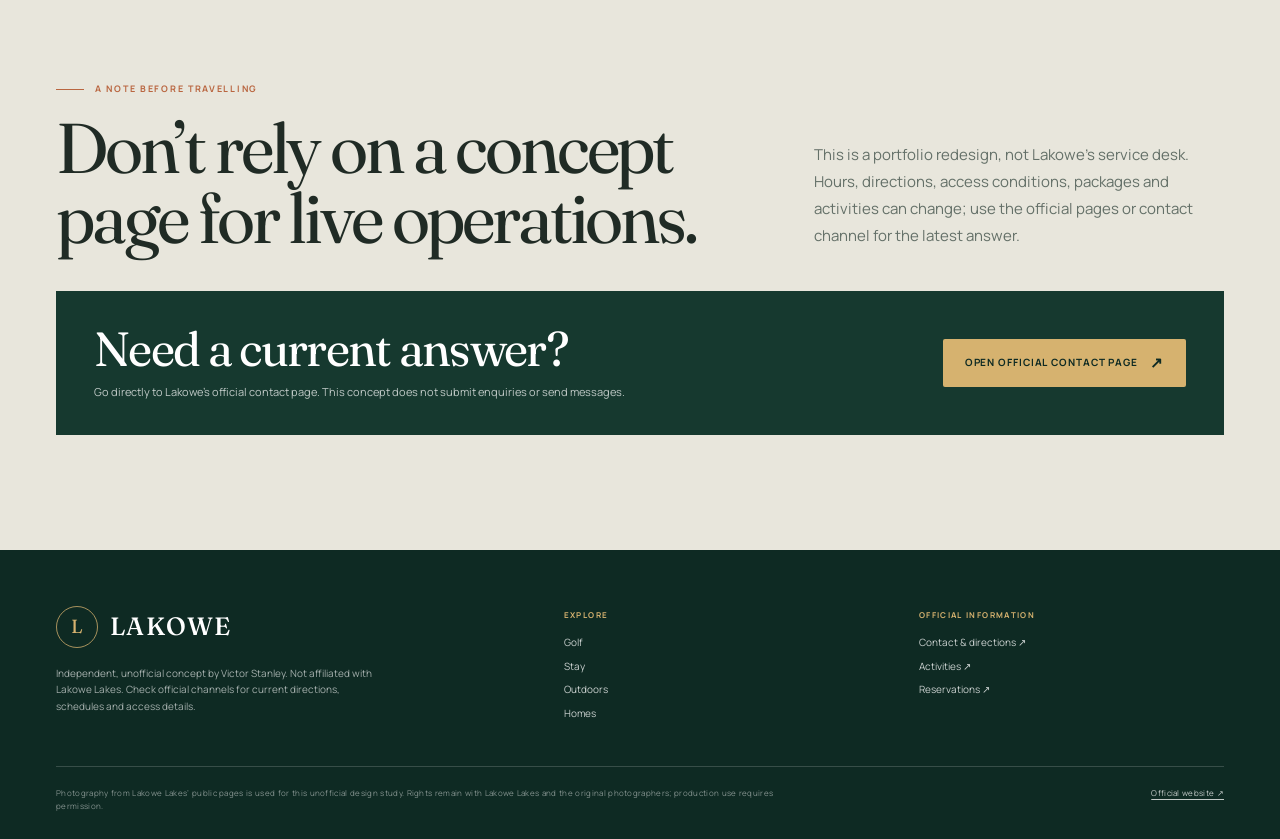
<file: site/visit/index.html>
<!doctype html>
<html lang="en">
<head>
  <meta charset="utf-8"><meta name="viewport" content="width=device-width, initial-scale=1"><meta name="theme-color" content="#16392f"><meta name="robots" content="noindex,nofollow">
  <meta name="description" content="An independent Lakowe Lakes concept with the estate address and clear links to official visit, stay, golf and activity information.">
  <title>Plan a visit to Lakowe Lakes — Address and official information</title>
  <link rel="icon" type="image/svg+xml" href="/favicon.svg">
  <link rel="preconnect" href="https://fonts.googleapis.com"><link rel="preconnect" href="https://fonts.gstatic.com" crossorigin><link rel="stylesheet" href="../assets/site.css"><script src="../assets/site.js" defer></script>
</head>
<body>
  <a class="skip-link" href="#main">Skip to content</a>
  <div class="concept-strip"><strong>Independent concept by Victor Stanley</strong>&nbsp; · &nbsp;Unofficial &amp; not affiliated with Lakowe Lakes</div>
  <header class="site-header" data-site-header><div class="nav-shell">
    <a class="brand" href="../" aria-label="Lakowe Lakes concept homepage"><span class="brand-mark" aria-hidden="true">L</span><span class="brand-type"><strong>LAKOWE</strong><small>Lakes · Golf · Country Estate</small></span></a>
    <button class="nav-toggle" type="button" data-menu-toggle aria-controls="primary-navigation" aria-expanded="false" aria-label="Open navigation"><span></span><span></span></button>
    <nav class="primary-nav" id="primary-navigation" data-primary-nav aria-label="Main navigation"><a href="../golf/">Golf</a><a href="../stays/">Stay</a><a href="../activities/">Outdoors</a><a href="../homes/">Homes</a><a href="./" aria-current="page">Plan a visit</a><a class="button" href="https://lakowelakes.com/about-us/" target="_blank" rel="noopener noreferrer">Official contact page <span class="arrow" aria-hidden="true">↗</span></a></nav>
  </div></header>
  <main id="main">
    <section class="subhero" aria-labelledby="visit-title">
      <div class="subhero__copy"><p class="kicker">Before you set out</p><h1 id="visit-title">Get the details before the drive.</h1><p class="lede">Lakowe is in Ibeju-Lekki, along the Lekki–Epe corridor. This concept shares the published address and directs you to the official site for current directions, access and operating information.</p><div class="hero-actions"><a class="button button--dark" href="#visit-details">See the address <span class="arrow" aria-hidden="true">↓</span></a><a class="button button--paper" href="https://lakowelakes.com/about-us/" target="_blank" rel="noopener noreferrer">Official contact page <span class="arrow" aria-hidden="true">↗</span></a></div></div>
      <figure class="subhero__media"><img src="../assets/hero-estate.webp" alt="Aerial view of part of the Lakowe Lakes country estate" fetchpriority="high" decoding="async"><figcaption>Aerial estate view · photograph from Lakowe’s public website</figcaption></figure>
    </section>

    <section class="section" id="visit-details" aria-labelledby="address-title">
      <div class="page-width visit-grid">
        <div class="visit-address" data-reveal><p class="kicker">Find Lakowe Lakes</p><h2 id="address-title">The estate address.</h2><address>KM 35, Lekki–Epe Expressway<br>Lakowe, Ibeju-Lekki<br>Lagos, Nigeria</address><a class="button" href="https://lakowelakes.com/about-us/" target="_blank" rel="noopener noreferrer">Confirm directions on the official site <span class="arrow" aria-hidden="true">↗</span></a></div>
        <div class="visit-details" data-reveal>
          <article class="visit-detail"><small>Before golf</small><h3>Check the course</h3><p>Confirm tee-time availability, course access and any current playing requirements with Lakowe’s official golf pages.</p><a class="text-link" href="https://lakowelakes.com/golf/" target="_blank" rel="noopener noreferrer">Official golf details <span class="arrow" aria-hidden="true">↗</span></a></article>
          <article class="visit-detail"><small>Before staying</small><h3>Check your booking</h3><p>Dates, rates, accommodation terms and live availability are handled on the reservations site.</p><a class="text-link" href="https://reservations.lakowelakes.com/cottages/" target="_blank" rel="noopener noreferrer">Official accommodation pages <span class="arrow" aria-hidden="true">↗</span></a></article>
          <article class="visit-detail"><small>Before activities</small><h3>Check what’s open</h3><p>Activity names are listed online, but schedules, access, age guidance and availability should be confirmed directly.</p><a class="text-link" href="https://lakowelakes.com/activities/" target="_blank" rel="noopener noreferrer">Official activities hub <span class="arrow" aria-hidden="true">↗</span></a></article>
          <article class="visit-detail"><small>Before property visits</small><h3>Check the sales route</h3><p>For home or land details, request current inventory, pricing, title and viewing information through Lakowe’s official channels.</p><a class="text-link" href="https://lakowelakes.com/real-estate/" target="_blank" rel="noopener noreferrer">Official real-estate page <span class="arrow" aria-hidden="true">↗</span></a></article>
        </div>
      </div>
    </section>

    <section class="section section--soft" aria-labelledby="visit-note-title"><div class="page-width"><div class="section-head" data-reveal><div><p class="kicker">A note before travelling</p><h2 class="section-title" id="visit-note-title">Don’t rely on a concept page for live operations.</h2></div><p class="lede">This is a portfolio redesign, not Lakowe’s service desk. Hours, directions, access conditions, packages and activities can change; use the official pages or contact channel for the latest answer.</p></div><div class="cta-panel" data-reveal><div><h2>Need a current answer?</h2><p>Go directly to Lakowe’s official contact page. This concept does not submit enquiries or send messages.</p></div><a class="button" href="https://lakowelakes.com/about-us/" target="_blank" rel="noopener noreferrer">Open official contact page <span class="arrow" aria-hidden="true">↗</span></a></div></div></section>
  </main>
  <footer class="footer"><div class="page-width"><div class="footer-main"><div><a class="footer-brand" href="../"><span class="brand-mark" aria-hidden="true">L</span><strong>LAKOWE</strong></a><p>Independent, unofficial concept by Victor Stanley. Not affiliated with Lakowe Lakes. Check official channels for current directions, schedules and access details.</p></div><div class="footer-column"><h2>Explore</h2><a href="../golf/">Golf</a><a href="../stays/">Stay</a><a href="../activities/">Outdoors</a><a href="../homes/">Homes</a></div><div class="footer-column"><h2>Official information</h2><a href="https://lakowelakes.com/about-us/" target="_blank" rel="noopener noreferrer">Contact &amp; directions ↗</a><a href="https://lakowelakes.com/activities/" target="_blank" rel="noopener noreferrer">Activities ↗</a><a href="https://reservations.lakowelakes.com/cottages/" target="_blank" rel="noopener noreferrer">Reservations ↗</a></div></div><div class="footer-bottom"><p>Photography from Lakowe Lakes’ public pages is used for this unofficial design study. Rights remain with Lakowe Lakes and the original photographers; production use requires permission.</p><p><a href="https://lakowelakes.com/" target="_blank" rel="noopener noreferrer">Official website ↗</a></p></div></div></footer>
</body>
</html>
</file>
<file: site/assets/site.css>
@import url('https://fonts.googleapis.com/css2?family=Fraunces:opsz,wght@9..144,400;9..144,500;9..144,600&family=Manrope:wght@400;500;600;700&display=swap');

:root {
  --forest: #16392f;
  --forest-2: #0e2a23;
  --leaf: #9cab7e;
  --gold: #d6b26f;
  --clay: #b96640;
  --paper: #f3f1e9;
  --cream: #e8e6dc;
  --ink: #202b25;
  --muted: #647068;
  --line: rgba(32, 43, 37, .18);
  --white: #fffefa;
  --ease: cubic-bezier(.22, 1, .36, 1);
  --font-display: 'Fraunces', Georgia, serif;
  --font-body: 'Manrope', 'Helvetica Neue', Arial, sans-serif;
  --page: min(1440px, 100% - 112px);
}

* { box-sizing: border-box; }
html { scroll-behavior: smooth; scroll-padding-top: 96px; }
body { margin: 0; background: var(--paper); color: var(--ink); font: 400 15px/1.65 var(--font-body); -webkit-font-smoothing: antialiased; }
body.menu-open { overflow: hidden; }
img { display: block; max-width: 100%; }
button, a { font: inherit; }
a { color: inherit; text-decoration: none; }
button { color: inherit; }
::selection { background: var(--gold); color: var(--forest-2); }

.skip-link { position: fixed; z-index: 1000; top: -60px; left: 16px; padding: 12px 16px; background: var(--white); color: var(--forest-2); transition: top .2s ease; }
.skip-link:focus { top: 12px; }
.sr-only { position: absolute; width: 1px; height: 1px; padding: 0; margin: -1px; overflow: hidden; clip: rect(0, 0, 0, 0); white-space: nowrap; border: 0; }
.concept-strip { min-height: 30px; display: flex; align-items: center; justify-content: center; padding: 5px 16px; background: var(--forest-2); color: rgba(255,255,255,.82); text-align: center; font-size: 9px; font-weight: 600; letter-spacing: .16em; text-transform: uppercase; }
.concept-strip strong { color: var(--gold); font-weight: 700; }

.site-header { position: sticky; z-index: 100; top: 0; background: var(--forest); color: var(--white); transition: box-shadow .25s ease, background .25s ease; }
.site-header.is-scrolled { box-shadow: 0 8px 28px rgba(10,28,22,.18); background: rgba(22,57,47,.97); backdrop-filter: blur(16px); }
.nav-shell { width: var(--page); min-height: 78px; margin: 0 auto; display: flex; align-items: center; gap: 34px; }
.brand { display: inline-flex; flex: 0 0 auto; align-items: center; gap: 11px; color: var(--white); }
.brand-mark { width: 36px; height: 36px; display: grid; place-items: center; border: 1px solid rgba(214,178,111,.76); border-radius: 50%; color: var(--gold); font-family: var(--font-display); font-size: 19px; line-height: 1; }
.brand-type { display: flex; flex-direction: column; gap: 4px; line-height: 1; }
.brand-type strong { font-family: var(--font-display); font-size: 22px; font-weight: 500; letter-spacing: .055em; }
.brand-type small { color: rgba(255,255,255,.68); font-size: 8px; letter-spacing: .18em; text-transform: uppercase; }
.primary-nav { display: flex; align-items: center; gap: clamp(14px, 2.3vw, 34px); margin-left: auto; }
.primary-nav a:not(.button) { position: relative; padding: 29px 0 27px; color: rgba(255,255,255,.78); font-size: 11px; font-weight: 600; letter-spacing: .04em; transition: color .2s ease; }
.primary-nav a:not(.button)::after { position: absolute; right: 0; bottom: 18px; left: 0; height: 1px; background: var(--gold); content: ''; transform: scaleX(0); transform-origin: left; transition: transform .25s var(--ease); }
.primary-nav a:not(.button):hover, .primary-nav a[aria-current="page"] { color: #fff; }
.primary-nav a:not(.button):hover::after, .primary-nav a[aria-current="page"]::after { transform: scaleX(1); }
.nav-toggle { display: none; width: 46px; height: 46px; margin-left: auto; border: 1px solid rgba(255,255,255,.34); border-radius: 50%; background: transparent; cursor: pointer; }
.nav-toggle span { width: 16px; height: 1px; display: block; margin: 5px auto; background: currentColor; transition: transform .2s ease; }
.nav-toggle[aria-expanded="true"] span:first-child { transform: translateY(3px) rotate(45deg); }
.nav-toggle[aria-expanded="true"] span:last-child { transform: translateY(-3px) rotate(-45deg); }

.button { min-height: 48px; display: inline-flex; align-items: center; justify-content: center; gap: 12px; padding: 0 21px; border: 1px solid transparent; border-radius: 2px; background: var(--gold); color: var(--forest-2); font-size: 10px; font-weight: 700; letter-spacing: .09em; text-transform: uppercase; cursor: pointer; transition: transform .18s var(--ease), background-color .2s ease, color .2s ease, border-color .2s ease; }
.button:hover { transform: translateY(-2px); background: #e3c98e; }
.button:active { transform: translateY(0); }
.button--outline { border-color: rgba(255,255,255,.58); background: transparent; color: #fff; }
.button--outline:hover { border-color: #fff; background: #fff; color: var(--forest); }
.button--dark { border-color: var(--forest); background: var(--forest); color: var(--white); }
.button--dark:hover { background: var(--forest-2); }
.button--paper { border-color: var(--line); background: transparent; color: var(--ink); }
.button--paper:hover { border-color: var(--forest); background: var(--forest); color: #fff; }
.button:focus-visible, a:focus-visible, button:focus-visible, summary:focus-visible { outline: 3px solid #e1b85d; outline-offset: 4px; }
.arrow { font-size: 15px; line-height: 0; transition: transform .2s var(--ease); }
a:hover .arrow, button:hover .arrow { transform: translate(3px,-2px); }

.page-width { width: var(--page); margin-right: auto; margin-left: auto; }
.section { padding: clamp(72px, 9vw, 132px) 0; }
.section--tight { padding: clamp(50px, 6vw, 82px) 0; }
.section--dark { background: var(--forest); color: var(--white); }
.section--soft { background: var(--cream); }
.kicker { display: flex; align-items: center; gap: 11px; margin: 0 0 16px; color: var(--clay); font-size: 9px; font-weight: 700; letter-spacing: .19em; text-transform: uppercase; }
.kicker::before { width: 28px; height: 1px; background: currentColor; content: ''; }
.section--dark .kicker, .home-hero .kicker, .page-hero--dark .kicker, .subhero--dark .kicker { color: var(--gold); }
h1, h2, h3, p { margin-top: 0; }
h1, h2, h3 { text-wrap: balance; }
.display { font-family: var(--font-display); font-weight: 400; letter-spacing: -.045em; }
.section-title { max-width: 760px; margin: 0; font-family: var(--font-display); font-size: clamp(40px, 5.5vw, 76px); font-weight: 400; line-height: .99; letter-spacing: -.045em; }
.lede { max-width: 630px; color: var(--muted); font-size: 15px; line-height: 1.8; }
.section--dark .lede { color: rgba(255,255,255,.72); }
.section-head { display: flex; align-items: end; justify-content: space-between; gap: 38px; margin-bottom: 38px; }
.section-head .lede { max-width: 410px; margin: 0 0 4px; }
.text-link { display: inline-flex; align-items: center; gap: 9px; color: var(--forest); font-size: 10px; font-weight: 700; letter-spacing: .11em; text-transform: uppercase; }
.section--dark .text-link { color: var(--gold); }
.text-link .arrow { font-size: 17px; }

.home-hero { min-height: min(720px, calc(100svh - 108px)); display: grid; grid-template-columns: minmax(390px, .82fr) 1.18fr; background: var(--forest); color: var(--white); overflow: hidden; }
.home-hero__copy { position: relative; z-index: 1; display: flex; flex-direction: column; justify-content: center; padding: clamp(48px, 7vw, 112px) 6vw; animation: rise-in .7s var(--ease) both; }
.home-hero__copy h1 { max-width: 570px; margin: 0 0 22px; font-family: var(--font-display); font-size: clamp(54px, 6.4vw, 90px); font-weight: 400; line-height: .91; letter-spacing: -.055em; }
.home-hero__copy p:not(.kicker) { max-width: 470px; margin: 0 0 28px; color: rgba(255,255,255,.78); font-size: 14px; line-height: 1.8; }
.hero-actions { display: flex; flex-wrap: wrap; gap: 10px; }
.home-hero__media { position: relative; min-height: 580px; overflow: hidden; animation: image-in .9s var(--ease) .08s both; }
.hero-slides, .hero-slide { position: absolute; inset: 0; }
.hero-slide { opacity: 0; transform: scale(1.035); transition: opacity .9s ease, transform 6.4s linear; pointer-events: none; }
.hero-slide.is-active { opacity: 1; transform: scale(1); pointer-events: auto; }
.home-hero__media img { width: 100%; height: 100%; min-height: inherit; object-fit: cover; object-position: center 50%; }
.home-hero__media::after { position: absolute; inset: 0; background: linear-gradient(90deg, rgba(14,42,35,.28), transparent 30%), linear-gradient(0deg, rgba(14,42,35,.34), transparent 40%); content: ''; pointer-events: none; }
.image-caption { position: absolute; z-index: 1; right: 26px; bottom: 22px; left: 26px; display: flex; justify-content: space-between; gap: 18px; color: rgba(255,255,255,.9); font-size: 9px; letter-spacing: .09em; text-transform: uppercase; }
.image-caption span:last-child { color: rgba(255,255,255,.7); text-align: right; }
.hero-index { position: absolute; z-index: 1; top: 30px; right: 30px; display: flex; align-items: center; gap: 10px; color: #fff; font-size: 9px; letter-spacing: .16em; }
.hero-index::before { width: 34px; height: 1px; background: rgba(255,255,255,.74); content: ''; }
.hero-controls { position: absolute; z-index: 2; right: 26px; bottom: 54px; display: flex; align-items: center; gap: 6px; }
.hero-controls button { width: 36px; height: 36px; padding: 0; border: 1px solid rgba(255,255,255,.56); border-radius: 50%; background: rgba(14,42,35,.66); color: #fff; font-size: 15px; cursor: pointer; backdrop-filter: blur(5px); transition: background .2s ease, transform .2s ease; }
.hero-controls button:hover { transform: translateY(-2px); background: rgba(14,42,35,.94); }
.hero-controls .hero-toggle { width: 67px; border-radius: 20px; font-size: 8px; font-weight: 700; letter-spacing: .1em; text-transform: uppercase; }
.hero-location { position: absolute; right: 24px; bottom: 22px; writing-mode: vertical-rl; color: rgba(255,255,255,.65); font-size: 8px; letter-spacing: .17em; text-transform: uppercase; }

.intent-band { display: grid; grid-template-columns: repeat(4,1fr); border-bottom: 1px solid var(--line); background: var(--paper); }
.intent-band a { min-height: 84px; display: flex; align-items: center; justify-content: space-between; gap: 15px; padding: 18px 24px; border-right: 1px solid var(--line); transition: background .2s ease, color .2s ease; }
.intent-band a:first-child { border-left: 1px solid var(--line); }
.intent-band a:hover { background: var(--forest); color: var(--white); }
.intent-band small { display: block; margin-bottom: 3px; color: var(--clay); font-size: 8px; font-weight: 700; letter-spacing: .17em; text-transform: uppercase; }
.intent-band strong { font-family: var(--font-display); font-size: 22px; font-weight: 400; }
.intent-band .arrow { color: var(--clay); font-size: 19px; }

.intro-grid { display: grid; grid-template-columns: .82fr 1.18fr; align-items: start; gap: 8vw; }
.intro-grid__copy { max-width: 610px; padding-top: 8px; }
.intro-grid__copy p { color: var(--muted); }
.intro-grid__copy .text-link { margin-top: 8px; }
.place-mosaic { display: grid; grid-template-columns: 1fr .76fr; grid-template-rows: 250px 190px; gap: 12px; margin-top: 48px; }
.place-mosaic figure { position: relative; min-width: 0; margin: 0; overflow: hidden; background: var(--cream); }
.place-mosaic figure:first-child { grid-row: 1 / 3; }
.place-mosaic img { width: 100%; height: 100%; object-fit: cover; transition: transform .8s var(--ease); }
.place-mosaic figure:hover img { transform: scale(1.035); }
.place-mosaic figcaption { position: absolute; right: 12px; bottom: 12px; left: 12px; color: #fff; text-shadow: 0 1px 10px rgba(0,0,0,.6); font-size: 9px; letter-spacing: .1em; text-transform: uppercase; }

.route-grid { display: grid; grid-template-columns: repeat(4,minmax(0,1fr)); gap: 12px; }
.route-card { position: relative; min-height: 390px; display: flex; flex-direction: column; justify-content: end; overflow: hidden; background: var(--forest-2); color: #fff; }
.route-card img { position: absolute; inset: 0; width: 100%; height: 100%; object-fit: cover; opacity: .76; transition: transform .8s var(--ease), opacity .35s ease; }
.route-card::after { position: absolute; inset: 0; background: linear-gradient(0deg, rgba(12,30,24,.88), rgba(12,30,24,.05) 70%); content: ''; }
.route-card:hover img { transform: scale(1.045); opacity: .93; }
.route-card__body { position: relative; z-index: 1; padding: 24px; }
.route-card__body small { display: block; margin-bottom: 9px; color: var(--gold); font-size: 8px; font-weight: 700; letter-spacing: .18em; text-transform: uppercase; }
.route-card__body h3 { margin: 0 0 10px; font-family: var(--font-display); font-size: 34px; font-weight: 400; line-height: 1.02; }
.route-card__body p { min-height: 49px; margin: 0 0 17px; color: rgba(255,255,255,.78); font-size: 11px; line-height: 1.55; }
.route-card__body .text-link { color: #fff; }

.story-stage { display: grid; grid-template-columns: .75fr 1.25fr; min-height: 620px; background: var(--forest-2); color: var(--white); overflow: hidden; }
.story-stage__copy { display: flex; flex-direction: column; justify-content: center; padding: clamp(38px, 7vw, 100px); }
.story-stage__copy h2 { max-width: 500px; margin: 0 0 18px; font-family: var(--font-display); font-size: clamp(44px, 5.4vw, 74px); font-weight: 400; line-height: .97; letter-spacing: -.05em; }
.story-stage__copy p:not(.kicker) { max-width: 440px; color: rgba(255,255,255,.74); font-size: 13px; }
.story-tabs { display: flex; gap: 7px; margin: 22px 0 23px; }
.story-tabs button { min-height: 38px; padding: 0 13px; border: 1px solid rgba(255,255,255,.22); background: transparent; color: rgba(255,255,255,.74); font-size: 9px; font-weight: 700; letter-spacing: .08em; text-transform: uppercase; cursor: pointer; transition: background .2s ease,color .2s ease,border-color .2s ease; }
.story-tabs button[aria-selected="true"], .story-tabs button:hover { border-color: var(--gold); background: var(--gold); color: var(--forest-2); }
.story-stage__media { position: relative; min-height: 480px; overflow: hidden; }
.story-panel { position: absolute; inset: 0; opacity: 0; transform: scale(1.02); transition: opacity .45s ease, transform .8s var(--ease); pointer-events: none; }
.story-panel.is-active { opacity: 1; transform: scale(1); pointer-events: auto; }
.story-panel[hidden] { display: none; }
.story-panel img { width: 100%; height: 100%; object-fit: cover; }
.story-panel figcaption { position: absolute; right: 20px; bottom: 20px; color: #fff; font-size: 9px; letter-spacing: .1em; text-shadow: 0 2px 10px rgba(0,0,0,.65); text-transform: uppercase; }

.fact-row { display: grid; grid-template-columns: repeat(3,1fr); margin-top: 44px; border-top: 1px solid rgba(255,255,255,.2); }
.fact { padding: 22px 20px 0 0; }
.fact strong { display: block; color: var(--gold); font-family: var(--font-display); font-size: 39px; font-weight: 400; line-height: 1; }
.fact span { display: block; max-width: 150px; margin-top: 8px; color: rgba(255,255,255,.67); font-size: 9px; letter-spacing: .11em; text-transform: uppercase; }

.photo-rail-wrap { position: relative; }
.photo-rail { display: grid; grid-auto-columns: minmax(270px, 31%); grid-auto-flow: column; gap: 14px; overflow-x: auto; padding: 0 0 12px; scroll-snap-type: x mandatory; scrollbar-color: var(--leaf) transparent; scrollbar-width: thin; }
.photo-rail > * { min-width: 0; scroll-snap-align: start; }
.rail-card { display: flex; flex-direction: column; background: var(--white); }
.rail-card__image { position: relative; height: 270px; overflow: hidden; background: var(--cream); }
.rail-card__image img { width: 100%; height: 100%; object-fit: cover; transition: transform .6s var(--ease); }
.rail-card:hover .rail-card__image img { transform: scale(1.04); }
.rail-card__copy { padding: 19px 19px 21px; }
.rail-card__copy small { display: block; margin-bottom: 7px; color: var(--clay); font-size: 8px; font-weight: 700; letter-spacing: .17em; text-transform: uppercase; }
.rail-card__copy h3 { margin: 0 0 8px; font-family: var(--font-display); font-size: 26px; font-weight: 400; line-height: 1.05; }
.rail-card__copy p { min-height: 42px; margin: 0 0 14px; color: var(--muted); font-size: 11px; }
.rail-controls { display: flex; justify-content: flex-end; gap: 8px; margin-top: 18px; }
.rail-controls button { width: 42px; height: 42px; border: 1px solid var(--line); border-radius: 50%; background: transparent; font-size: 16px; cursor: pointer; transition: background .2s ease,color .2s ease; }
.rail-controls button:hover { background: var(--forest); color: #fff; }

.banner-link { position: relative; min-height: 390px; display: flex; align-items: end; overflow: hidden; background: var(--forest-2); color: #fff; }
.banner-link img { position: absolute; inset: 0; width: 100%; height: 100%; object-fit: cover; opacity: .65; transition: transform .8s var(--ease); }
.banner-link:hover img { transform: scale(1.03); }
.banner-link::after { position: absolute; inset: 0; background: linear-gradient(0deg, rgba(8,29,23,.88), transparent 90%); content: ''; }
.banner-link__body { position: relative; z-index: 1; max-width: 620px; padding: 36px; }
.banner-link__body h2 { margin: 0 0 14px; font-family: var(--font-display); font-size: clamp(38px, 5vw, 62px); font-weight: 400; line-height: .99; }
.banner-link__body p { max-width: 460px; margin: 0 0 18px; color: rgba(255,255,255,.8); font-size: 12px; }

.subhero { display: grid; grid-template-columns: .84fr 1.16fr; min-height: 590px; background: var(--cream); overflow: hidden; }
.subhero__copy { display: flex; flex-direction: column; justify-content: center; padding: clamp(42px, 7vw, 104px); }
.subhero__copy h1 { max-width: 610px; margin: 0 0 18px; font-family: var(--font-display); font-size: clamp(52px, 6vw, 82px); font-weight: 400; line-height: .92; letter-spacing: -.05em; }
.subhero__copy .lede { margin-bottom: 24px; }
.subhero__media { position: relative; min-height: 490px; overflow: hidden; }
.subhero__media img { width: 100%; height: 100%; min-height: inherit; object-fit: cover; }
.subhero__media figcaption { position: absolute; right: 18px; bottom: 18px; left: 18px; color: #fff; font-size: 8px; letter-spacing: .14em; text-shadow: 0 1px 10px rgba(0,0,0,.65); text-transform: uppercase; }
.subhero--dark { background: var(--forest); color: var(--white); }
.subhero--dark .lede { color: rgba(255,255,255,.72); }

.golf-specs { display: grid; grid-template-columns: repeat(4,1fr); margin-top: 40px; border-top: 1px solid var(--line); border-bottom: 1px solid var(--line); }
.golf-spec { padding: 22px 18px 22px 0; border-right: 1px solid var(--line); }
.golf-spec:last-child { border-right: 0; }
.golf-spec strong { display: block; font-family: var(--font-display); font-size: 36px; font-weight: 400; line-height: 1; }
.golf-spec span { display: block; max-width: 170px; margin-top: 8px; color: var(--muted); font-size: 8px; letter-spacing: .12em; text-transform: uppercase; }

.duo { display: grid; grid-template-columns: 1fr 1fr; gap: 7vw; align-items: center; }
.duo__media { position: relative; min-height: 520px; overflow: hidden; background: var(--cream); }
.duo__media img { position: absolute; inset: 0; width: 100%; height: 100%; object-fit: cover; }
.duo__copy { max-width: 550px; }
.duo__copy h2 { margin: 0 0 18px; font-family: var(--font-display); font-size: clamp(42px, 5vw, 67px); font-weight: 400; line-height: .98; letter-spacing: -.045em; }
.duo__copy p { color: var(--muted); }
.note-box { margin: 24px 0; padding: 15px 17px; border-left: 2px solid var(--clay); background: rgba(255,255,255,.55); color: var(--muted); font-size: 10px; line-height: 1.65; }
.section--dark .note-box { background: rgba(255,255,255,.06); color: rgba(255,255,255,.78); }

.gallery-grid { display: grid; grid-template-columns: 1.2fr .8fr .8fr; grid-auto-rows: 250px; gap: 12px; }
.gallery-grid .gallery-item:first-child { grid-row: span 2; }
.gallery-item { position: relative; min-width: 0; min-height: 180px; padding: 0; border: 0; background: var(--cream); cursor: zoom-in; overflow: hidden; }
.gallery-item img { width: 100%; height: 100%; object-fit: cover; transition: transform .7s var(--ease), filter .3s ease; }
.gallery-item:hover img { transform: scale(1.045); filter: saturate(1.06); }
.gallery-item::after { position: absolute; inset: 0; background: linear-gradient(0deg, rgba(10,28,22,.32), transparent 55%); content: ''; opacity: 0; transition: opacity .25s ease; }
.gallery-item:hover::after { opacity: 1; }

.activity-grid { display: grid; grid-template-columns: repeat(3, 1fr); gap: 13px; }
.activity-card { position: relative; min-height: 330px; display: flex; flex-direction: column; justify-content: end; overflow: hidden; background: var(--forest); color: #fff; }
.activity-card img { position: absolute; inset: 0; width: 100%; height: 100%; object-fit: cover; transition: transform .7s var(--ease); }
.activity-card::after { position: absolute; inset: 0; background: linear-gradient(0deg, rgba(12,30,24,.88), rgba(12,30,24,.05) 82%); content: ''; }
.activity-card:hover img { transform: scale(1.04); }
.activity-card__copy { position: relative; z-index: 1; padding: 20px; }
.activity-card__copy small { display: block; margin-bottom: 7px; color: var(--gold); font-size: 8px; font-weight: 700; letter-spacing: .14em; text-transform: uppercase; }
.activity-card__copy h3 { margin: 0 0 7px; font-family: var(--font-display); font-size: 29px; font-weight: 400; line-height: 1; }
.activity-card__copy p { max-width: 300px; margin: 0; color: rgba(255,255,255,.78); font-size: 10px; line-height: 1.55; }
.activity-list { display: flex; flex-wrap: wrap; gap: 8px; margin: 26px 0 0; padding: 0; list-style: none; }
.activity-list li { padding: 8px 11px; border: 1px solid rgba(255,255,255,.25); color: rgba(255,255,255,.82); font-size: 9px; letter-spacing: .05em; }

.home-types { display: grid; grid-template-columns: repeat(5,minmax(0,1fr)); gap: 11px; }
.home-type { display: flex; flex-direction: column; min-width: 0; background: var(--white); }
.home-type__image { height: 225px; overflow: hidden; background: var(--cream); }
.home-type__image img { width: 100%; height: 100%; object-fit: cover; transition: transform .7s var(--ease); }
.home-type:hover img { transform: scale(1.04); }
.home-type__copy { padding: 15px 15px 17px; }
.home-type__copy small { display: block; margin-bottom: 5px; color: var(--clay); font-size: 8px; font-weight: 700; letter-spacing: .13em; text-transform: uppercase; }
.home-type__copy h3 { margin: 0; font-family: var(--font-display); font-size: 23px; font-weight: 400; line-height: 1.05; }

.cta-panel { display: grid; grid-template-columns: 1fr auto; align-items: center; gap: 36px; padding: 34px 38px; background: var(--forest); color: #fff; }
.cta-panel h2 { max-width: 610px; margin: 0; font-family: var(--font-display); font-size: clamp(32px, 4vw, 48px); font-weight: 400; line-height: 1; letter-spacing: -.035em; }
.cta-panel p { max-width: 560px; margin: 10px 0 0; color: rgba(255,255,255,.73); font-size: 11px; }

.visit-grid { display: grid; grid-template-columns: .92fr 1.08fr; gap: 48px; align-items: stretch; }
.visit-address { padding: clamp(30px, 5vw, 66px); background: var(--forest); color: #fff; }
.visit-address h1, .visit-address h2 { margin: 0 0 18px; font-family: var(--font-display); font-size: clamp(44px, 5vw, 68px); font-weight: 400; line-height: .96; letter-spacing: -.045em; }
.visit-address address { margin: 22px 0 26px; color: rgba(255,255,255,.84); font-size: 14px; font-style: normal; line-height: 1.8; }
.visit-details { display: grid; grid-template-columns: 1fr 1fr; gap: 16px; }
.visit-detail { padding: 20px; border: 1px solid var(--line); }
.visit-detail small { display: block; margin-bottom: 8px; color: var(--clay); font-size: 8px; font-weight: 700; letter-spacing: .15em; text-transform: uppercase; }
.visit-detail h3 { margin: 0 0 8px; font-family: var(--font-display); font-size: 26px; font-weight: 400; }
.visit-detail p { margin: 0; color: var(--muted); font-size: 10px; }

.footer { padding: 56px 0 26px; background: var(--forest-2); color: #fff; }
.footer-main { display: grid; grid-template-columns: 1.2fr .8fr .8fr; gap: 50px; padding-bottom: 38px; }
.footer-brand { display: inline-flex; align-items: center; gap: 12px; margin-bottom: 17px; }
.footer-brand .brand-mark { width: 42px; height: 42px; }
.footer-brand strong { font-family: var(--font-display); font-size: 25px; font-weight: 500; letter-spacing: .05em; }
.footer-main p { max-width: 330px; color: rgba(255,255,255,.62); font-size: 10px; }
.footer-column h2 { margin: 2px 0 13px; color: var(--gold); font-size: 8px; font-weight: 700; letter-spacing: .17em; text-transform: uppercase; }
.footer-column a { display: block; width: fit-content; margin: 7px 0; color: rgba(255,255,255,.78); font-size: 10px; transition: color .2s ease; }
.footer-column a:hover { color: var(--gold); }
.footer-bottom { display: flex; justify-content: space-between; gap: 25px; padding-top: 19px; border-top: 1px solid rgba(255,255,255,.17); color: rgba(255,255,255,.49); font-size: 8px; letter-spacing: .04em; }
.footer-bottom p { max-width: 730px; margin: 0; }
.footer-bottom a { color: rgba(255,255,255,.75); text-decoration: underline; text-underline-offset: 3px; }

.lightbox { width: min(92vw, 1100px); max-width: none; max-height: 90vh; padding: 0; border: 0; background: #0c211b; color: #fff; box-shadow: 0 20px 80px rgba(0,0,0,.38); }
.lightbox::backdrop { background: rgba(8,20,16,.82); backdrop-filter: blur(5px); }
.lightbox__close { position: absolute; z-index: 2; top: 12px; right: 12px; width: 42px; height: 42px; border: 1px solid rgba(255,255,255,.5); border-radius: 50%; background: rgba(10,28,22,.68); color: #fff; font-size: 21px; cursor: pointer; }
.lightbox img { width: 100%; max-height: calc(90vh - 58px); object-fit: contain; background: #0c211b; }
.lightbox p { margin: 0; padding: 12px 16px; color: rgba(255,255,255,.82); font-size: 10px; }

.js-enabled [data-reveal] { opacity: 0; transform: translateY(22px); transition: opacity .75s var(--ease), transform .75s var(--ease); }
.js-enabled [data-reveal].is-visible { opacity: 1; transform: translateY(0); }
@keyframes rise-in { from { opacity: 0; transform: translateY(18px); } to { opacity: 1; transform: translateY(0); } }
@keyframes image-in { from { opacity: .55; transform: scale(1.035); } to { opacity: 1; transform: scale(1); } }

@media (max-width: 1100px) {
  :root { --page: min(100% - 64px, 1440px); }
  .nav-shell { gap: 20px; }
  .primary-nav { gap: 17px; }
  .home-hero { grid-template-columns: minmax(340px,.88fr) 1.12fr; }
  .route-card { min-height: 340px; }
  .route-card__body { padding: 18px; }
  .home-types { grid-template-columns: repeat(3,1fr); }
  .home-type__image { height: 240px; }
}

@media (max-width: 760px) {
  :root { --page: calc(100% - 38px); --gutter: 19px; }
  html { scroll-padding-top: 76px; }
  body { font-size: 14px; }
  .concept-strip { min-height: 32px; padding: 5px 10px; font-size: 7px; letter-spacing: .09em; }
  .nav-shell { min-height: 68px; width: calc(100% - 34px); gap: 12px; }
  .brand-mark { width: 32px; height: 32px; font-size: 16px; }
  .brand-type strong { font-size: 20px; }
  .brand-type small { font-size: 7px; }
  .nav-toggle { position: relative; z-index: 202; display: block; }
  .primary-nav { position: fixed; z-index: 201; inset: 0; display: flex; flex-direction: column; align-items: stretch; justify-content: center; gap: 0; margin: 0; padding: 70px 10vw 36px; background: var(--forest-2); opacity: 0; visibility: hidden; transform: translateY(-12px); transition: opacity .25s ease, transform .35s var(--ease), visibility .25s; }
  .primary-nav.is-open { opacity: 1; visibility: visible; transform: translateY(0); }
  body.menu-open { overflow: hidden; }
  .primary-nav a:not(.button) { padding: 14px 0; border-bottom: 1px solid rgba(255,255,255,.16); color: #fff; font-family: var(--font-display); font-size: 32px; font-weight: 400; letter-spacing: -.02em; }
  .primary-nav a:not(.button)::after { display: none; }
  .primary-nav .button { margin-top: 24px; }
  .home-hero { min-height: 0; display: flex; flex-direction: column; }
  .home-hero__media { order: -1; min-height: 0; height: 48svh; max-height: 470px; }
  .home-hero__media img { min-height: 0; object-position: 55% center; }
  .home-hero__media::after { background: linear-gradient(0deg, rgba(14,42,35,.44), transparent 52%); }
  .hero-index { top: 16px; right: 17px; font-size: 8px; }
  .hero-controls { right: 16px; bottom: 48px; gap: 5px; }
  .hero-controls button { width: 32px; height: 32px; font-size: 13px; }
  .hero-controls .hero-toggle { width: 62px; font-size: 7px; }
  .image-caption { right: 16px; bottom: 14px; left: 16px; font-size: 7px; }
  .image-caption span:last-child { display: none; }
  .home-hero__copy { padding: 27px 7vw 34px; }
  .home-hero__copy .kicker { margin-bottom: 13px; font-size: 8px; }
  .home-hero__copy h1 { max-width: 440px; margin-bottom: 14px; font-size: clamp(47px, 12.5vw, 67px); line-height: .91; }
  .home-hero__copy p:not(.kicker) { max-width: 410px; margin-bottom: 20px; font-size: 12px; line-height: 1.7; }
  .hero-actions { display: grid; grid-template-columns: 1fr 1fr; gap: 8px; }
  .hero-actions .button { min-height: 46px; padding: 0 11px; font-size: 8px; letter-spacing: .06em; }
  .hero-actions .button--outline { border-color: rgba(255,255,255,.54); }
  .intent-band { grid-template-columns: repeat(2,1fr); }
  .intent-band a { min-height: 70px; padding: 12px 14px; border-bottom: 1px solid var(--line); }
  .intent-band a:nth-child(odd) { border-left: 1px solid var(--line); }
  .intent-band a:nth-child(even) { border-right: 1px solid var(--line); }
  .intent-band strong { font-size: 20px; }
  .intent-band small { font-size: 7px; }
  .section { padding: 66px 0; }
  .section--tight { padding: 45px 0; }
  .section-head { display: block; margin-bottom: 24px; }
  .section-head .lede { margin: 13px 0 0; font-size: 12px; }
  .section-title { font-size: clamp(38px, 10.4vw, 52px); line-height: .99; }
  .kicker { margin-bottom: 12px; font-size: 8px; letter-spacing: .15em; }
  .lede { font-size: 12px; line-height: 1.75; }
  .intro-grid { grid-template-columns: 1fr; gap: 16px; }
  .intro-grid__copy { padding-top: 0; }
  .intro-grid__copy p { font-size: 12px; }
  .place-mosaic { grid-template-columns: 1.1fr .9fr; grid-template-rows: 45vw 32vw; gap: 8px; margin-top: 25px; }
  .place-mosaic figcaption { right: 8px; bottom: 8px; left: 8px; font-size: 7px; }
  .route-grid { grid-auto-columns: 82vw; grid-auto-flow: column; grid-template-columns: none; gap: 10px; margin-right: calc(0px - var(--gutter)); padding: 0 var(--gutter) 8px 0; overflow-x: auto; scroll-snap-type: x mandatory; scrollbar-width: none; }
  .route-grid::-webkit-scrollbar { display: none; }
  .route-card { min-height: 390px; scroll-snap-align: start; }
  .route-card__body { padding: 19px; }
  .route-card__body h3 { font-size: 31px; }
  .route-card__body p { min-height: 0; font-size: 10px; }
  .story-stage { display: flex; flex-direction: column; min-height: 0; }
  .story-stage__media { order: -1; height: 54vw; min-height: 255px; max-height: 350px; }
  .story-stage__copy { padding: 29px 7vw 34px; }
  .story-stage__copy h2 { font-size: clamp(40px, 10vw, 54px); }
  .story-stage__copy p:not(.kicker) { font-size: 12px; }
  .story-tabs { display: grid; grid-template-columns: repeat(3,1fr); margin: 18px 0; }
  .story-tabs button { min-height: 42px; padding: 0 7px; font-size: 8px; }
  .fact-row { grid-template-columns: repeat(3,1fr); margin-top: 27px; }
  .fact { padding: 16px 8px 0 0; }
  .fact strong { font-size: 30px; }
  .fact span { font-size: 7px; letter-spacing: .08em; }
  .photo-rail { grid-auto-columns: 80vw; gap: 10px; margin-right: calc(0px - var(--gutter)); padding-right: var(--gutter); }
  .rail-card__image { height: 225px; }
  .rail-card__copy { padding: 15px; }
  .rail-card__copy h3 { font-size: 24px; }
  .rail-card__copy p { font-size: 10px; }
  .rail-controls { display: none; }
  .banner-link { min-height: 340px; }
  .banner-link__body { padding: 23px; }
  .banner-link__body h2 { font-size: 42px; }
  .banner-link__body p { font-size: 10px; }
  .subhero { display: flex; flex-direction: column; min-height: 0; }
  .subhero__media { order: -1; min-height: 0; height: 54svh; max-height: 450px; }
  .subhero__media img { min-height: 0; }
  .subhero__media figcaption { right: 12px; bottom: 12px; left: 12px; font-size: 7px; }
  .subhero__copy { padding: 29px 7vw 38px; }
  .subhero__copy h1 { font-size: clamp(46px, 12vw, 66px); }
  .subhero__copy .lede { margin-bottom: 19px; font-size: 12px; }
  .golf-specs { grid-template-columns: repeat(2,1fr); margin-top: 26px; }
  .golf-spec { min-height: 88px; padding: 15px 13px 13px 0; border-bottom: 1px solid var(--line); }
  .golf-spec:nth-child(2) { border-right: 0; }
  .golf-spec:nth-last-child(-n+2) { border-bottom: 0; }
  .golf-spec strong { font-size: 32px; }
  .golf-spec span { font-size: 7px; }
  .duo { grid-template-columns: 1fr; gap: 23px; }
  .duo__media { min-height: 0; height: 58vw; max-height: 340px; }
  .duo__copy h2 { font-size: 44px; }
  .duo__copy p { font-size: 12px; }
  .gallery-grid { display: grid; grid-auto-columns: 82vw; grid-auto-flow: column; grid-template-columns: none; grid-auto-rows: 57vw; gap: 9px; margin-right: calc(0px - var(--gutter)); padding-right: var(--gutter); overflow-x: auto; scroll-snap-type: x mandatory; scrollbar-width: none; }
  .gallery-grid::-webkit-scrollbar { display: none; }
  .gallery-grid .gallery-item:first-child { grid-row: auto; }
  .gallery-item { min-height: 0; scroll-snap-align: start; }
  .activity-grid { grid-auto-columns: 80vw; grid-auto-flow: column; grid-template-columns: none; gap: 10px; margin-right: calc(0px - var(--gutter)); padding-right: var(--gutter); overflow-x: auto; scroll-snap-type: x mandatory; scrollbar-width: none; }
  .activity-grid::-webkit-scrollbar { display: none; }
  .activity-card { min-height: 365px; scroll-snap-align: start; }
  .activity-card__copy { padding: 16px; }
  .home-types { grid-auto-columns: 70vw; grid-auto-flow: column; grid-template-columns: none; gap: 10px; margin-right: calc(0px - var(--gutter)); padding-right: var(--gutter); overflow-x: auto; scroll-snap-type: x mandatory; scrollbar-width: none; }
  .home-types::-webkit-scrollbar { display: none; }
  .home-type { scroll-snap-align: start; }
  .home-type__image { height: 57vw; max-height: 300px; }
  .home-type__copy { padding: 13px; }
  .cta-panel { grid-template-columns: 1fr; gap: 20px; padding: 24px; }
  .cta-panel h2 { font-size: 36px; }
  .visit-grid { grid-template-columns: 1fr; gap: 13px; }
  .visit-address { padding: 28px 23px; }
  .visit-address h1, .visit-address h2 { font-size: 48px; }
  .visit-address address { font-size: 12px; }
  .visit-details { grid-template-columns: 1fr 1fr; gap: 8px; }
  .visit-detail { padding: 14px; }
  .visit-detail h3 { font-size: 21px; }
  .footer { padding: 40px 0 20px; }
  .footer-main { grid-template-columns: 1fr 1fr; gap: 24px 18px; padding-bottom: 25px; }
  .footer-main > div:first-child { grid-column: 1 / -1; }
  .footer-bottom { flex-direction: column; gap: 10px; font-size: 7px; }
  .lightbox { width: 96vw; }
  .js-enabled [data-reveal] { transform: translateY(12px); }
}

@media (max-width: 380px) {
  :root { --page: calc(100% - 30px); --gutter: 15px; }
  .home-hero__copy h1 { font-size: 45px; }
  .hero-actions .button { padding: 0 8px; font-size: 7px; }
  .intent-band a { gap: 8px; padding: 10px 9px; }
  .intent-band strong { font-size: 16px; line-height: 1.1; }
  .intent-band .arrow { font-size: 16px; }
  .route-grid { grid-auto-columns: 86vw; }
  .activity-grid { grid-auto-columns: 84vw; }
  .visit-details { grid-template-columns: 1fr; }
}

@media (prefers-reduced-motion: reduce) {
  html { scroll-behavior: auto; }
  *, *::before, *::after { animation-duration: .01ms !important; animation-iteration-count: 1 !important; scroll-behavior: auto !important; transition-duration: .01ms !important; }
  .js-enabled [data-reveal] { opacity: 1; transform: none; }
}
</file>
